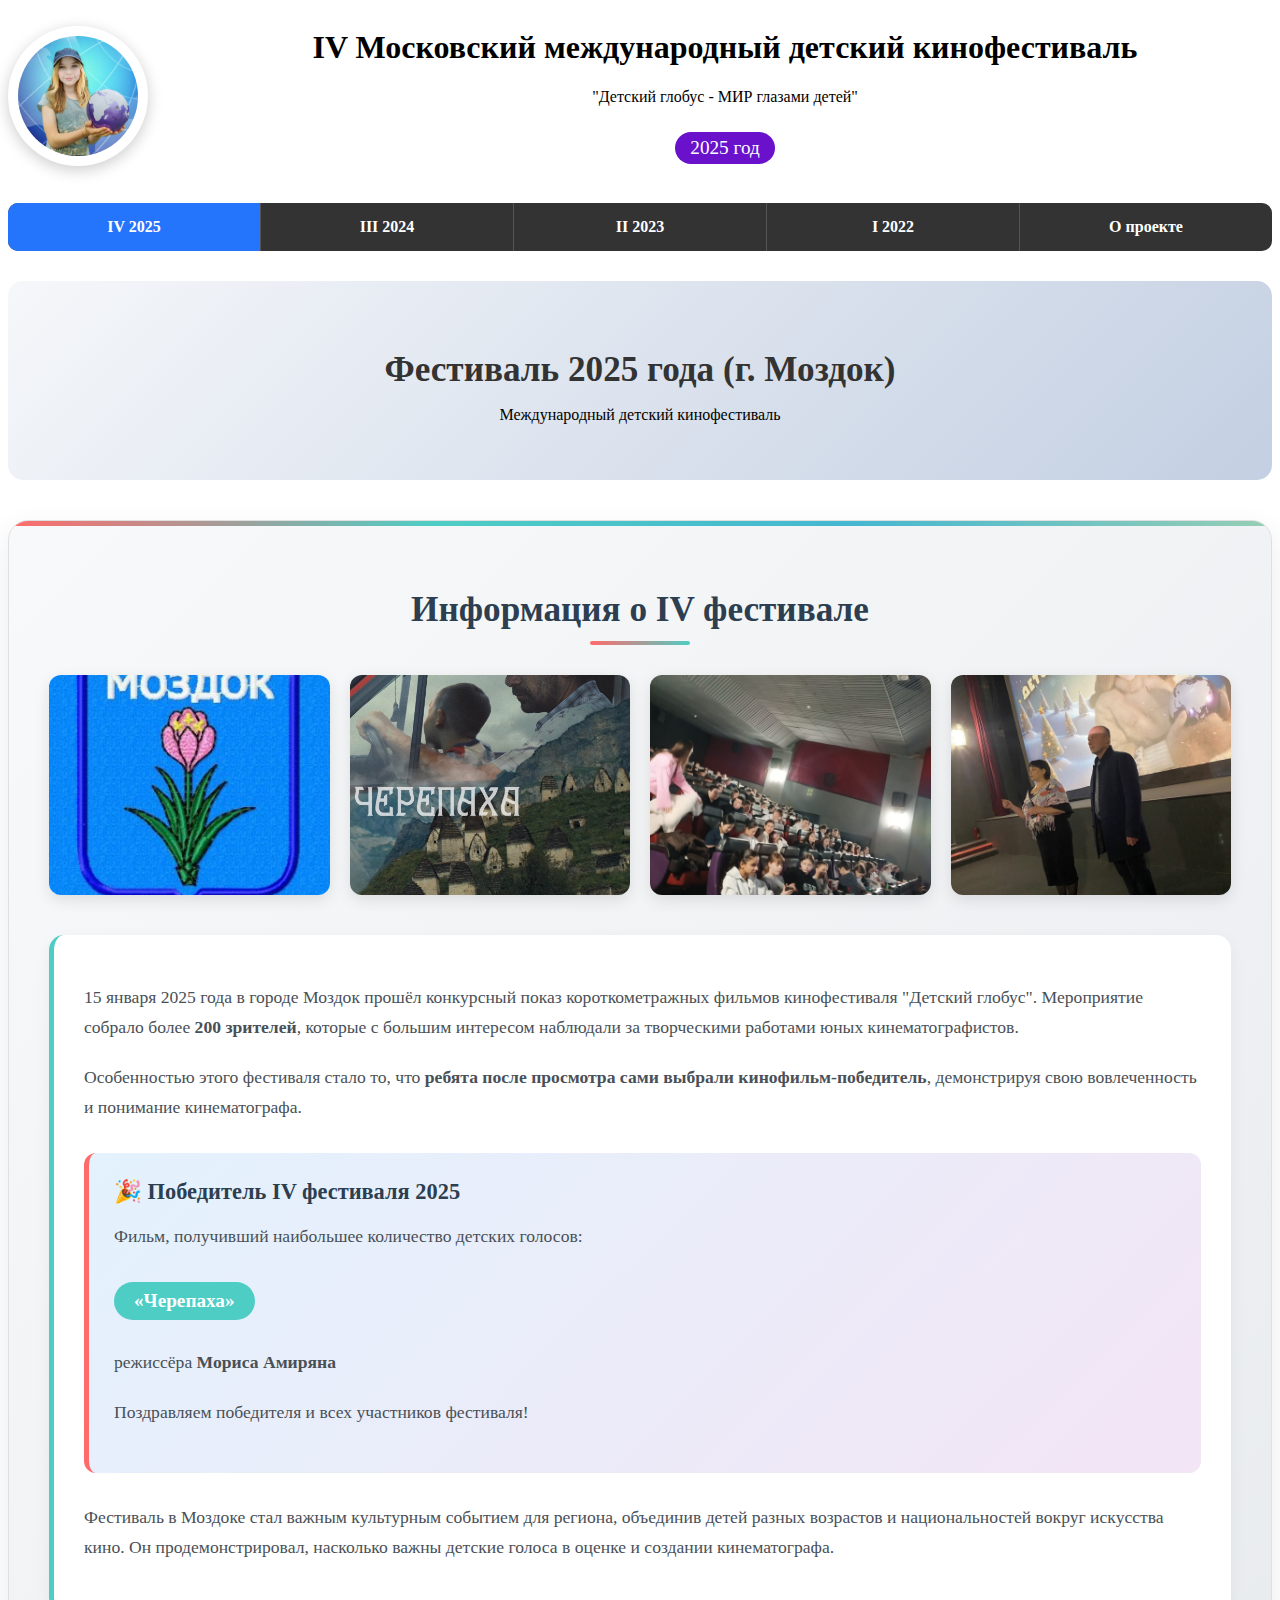
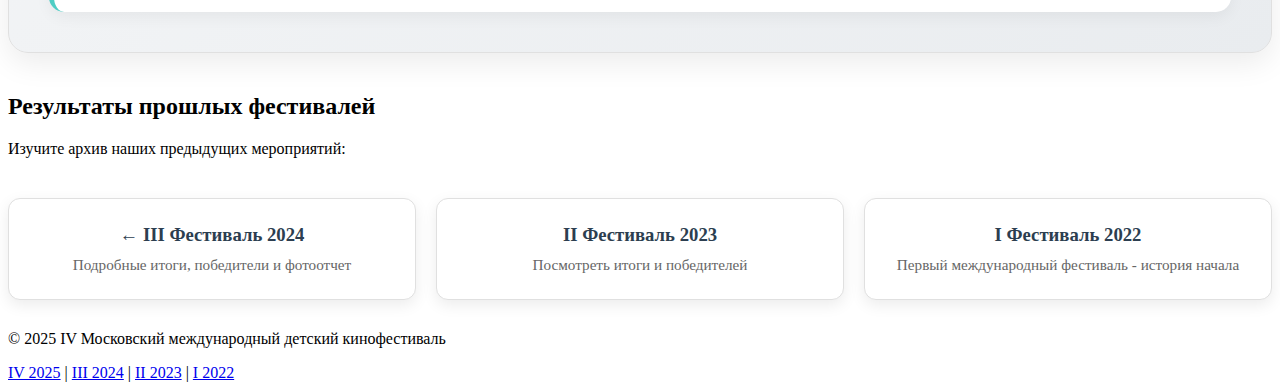
<file: index.html>
<!DOCTYPE html>
<html lang="ru">
<head>
    <meta charset="UTF-8">
    <title>IV Фестиваль 2025 - Детский кинофестиваль</title>
    <link rel="stylesheet" href="style.css">
    <style>
        /* Стили для нового блока с фотографиями */
        .festival-info-2025 {
            background: linear-gradient(135deg, #f8f9fa 0%, #e9ecef 100%);
            border-radius: 20px;
            padding: 40px;
            margin: 40px 0;
            box-shadow: 0 10px 30px rgba(0,0,0,0.08);
            border: 1px solid #e0e0e0;
            position: relative;
            overflow: hidden;
        }
        
        .festival-info-2025::before {
            content: '';
            position: absolute;
            top: 0;
            left: 0;
            width: 100%;
            height: 5px;
            background: linear-gradient(90deg, #ff6b6b, #4ecdc4, #45b7d1, #96ceb4);
        }
        
        .festival-info-2025 h2 {
            color: #2c3e50;
            font-size: 2.2em;
            margin-bottom: 30px;
            text-align: center;
            position: relative;
            padding-bottom: 15px;
        }
        
        .festival-info-2025 h2::after {
            content: '';
            position: absolute;
            bottom: 0;
            left: 50%;
            transform: translateX(-50%);
            width: 100px;
            height: 4px;
            background: linear-gradient(90deg, #ff6b6b, #4ecdc4);
            border-radius: 2px;
        }
        
        /* Контейнер для фотографий */
        .photo-gallery-2025 {
            display: grid;
            grid-template-columns: repeat(4, 1fr);
            gap: 20px;
            margin-bottom: 40px;
        }
        
        .photo-placeholder {
            background: white;
            border-radius: 12px;
            overflow: hidden;
            box-shadow: 0 5px 15px rgba(0,0,0,0.1);
            transition: all 0.3s ease;
            height: 220px;
            border: 2px dashed #dee2e6;
            display: flex;
            flex-direction: column;
            align-items: center;
            justify-content: center;
            color: #6c757d;
            text-align: center;
            padding: 20px;
        }
        
        .photo-placeholder:hover {
            transform: translateY(-5px);
            box-shadow: 0 8px 20px rgba(0,0,0,0.15);
            border-color: #4ecdc4;
        }
        
        .photo-placeholder .photo-icon {
            font-size: 3em;
            margin-bottom: 15px;
            opacity: 0.7;
        }
        
        .photo-placeholder p {
            font-size: 0.9em;
            margin: 0;
        }
        
        /* Текстовая часть */
        .festival-details {
            background: white;
            border-radius: 15px;
            padding: 30px;
            box-shadow: 0 5px 15px rgba(0,0,0,0.05);
            border-left: 5px solid #4ecdc4;
        }
        
        .festival-details p {
            font-size: 1.1em;
            line-height: 1.7;
            color: #495057;
            margin-bottom: 20px;
        }
        
        .highlight-box {
            background: linear-gradient(135deg, #e3f2fd 0%, #f3e5f5 100%);
            border-radius: 12px;
            padding: 25px;
            margin: 30px 0;
            border-left: 5px solid #ff6b6b;
        }
        
        .highlight-box h3 {
            color: #2c3e50;
            margin-top: 0;
            margin-bottom: 15px;
            font-size: 1.4em;
        }
        
        .winner-name {
            display: inline-block;
            background: #4ecdc4;
            color: white;
            padding: 8px 20px;
            border-radius: 25px;
            font-weight: bold;
            margin: 10px 0;
            font-size: 1.2em;
        }
        
        /* Адаптивность */
        @media (max-width: 1024px) {
            .photo-gallery-2025 {
                grid-template-columns: repeat(2, 1fr);
                gap: 15px;
            }
        }
        
        @media (max-width: 768px) {
            .festival-info-2025 {
                padding: 25px;
                margin: 30px 0;
            }
            
            .festival-info-2025 h2 {
                font-size: 1.8em;
            }
            
            .photo-gallery-2025 {
                grid-template-columns: 1fr;
                gap: 15px;
            }
            
            .photo-placeholder {
                height: 180px;
            }
            
            .festival-details {
                padding: 20px;
            }
        }
        
        /* Стили для ссылок на прошлые фестивали */
        .previous-festivals {
            display: grid;
            grid-template-columns: repeat(auto-fit, minmax(250px, 1fr));
            gap: 20px;
            margin-top: 40px;
        }
        
        .fest-preview {
            background: white;
            border-radius: 12px;
            padding: 25px;
            text-decoration: none;
            color: #333;
            box-shadow: 0 5px 15px rgba(0,0,0,0.08);
            transition: all 0.3s ease;
            border: 1px solid #e0e0e0;
            text-align: center;
        }
        
        .fest-preview:hover {
            transform: translateY(-5px);
            box-shadow: 0 10px 25px rgba(0,0,0,0.15);
            border-color: #4ecdc4;
            color: #2c3e50;
        }
        
        .fest-preview h3 {
            color: #2c3e50;
            margin-top: 0;
            margin-bottom: 10px;
        }
        
        .fest-preview p {
            color: #666;
            margin: 0;
            font-size: 0.95em;
        }
    </style>
    <!-- Yandex.Metrika counter -->
<script type="text/javascript">
    (function(m,e,t,r,i,k,a){
        m[i]=m[i]||function(){(m[i].a=m[i].a||[]).push(arguments)};
        m[i].l=1*new Date();
        for (var j = 0; j < document.scripts.length; j++) {if (document.scripts[j].src === r) { return; }}
        k=e.createElement(t),a=e.getElementsByTagName(t)[0],k.async=1,k.src=r,a.parentNode.insertBefore(k,a)
    })(window, document,'script','https://mc.yandex.ru/metrika/tag.js?id=106223084', 'ym');

    ym(106223084, 'init', {ssr:true, webvisor:true, clickmap:true, ecommerce:"dataLayer", accurateTrackBounce:true, trackLinks:true});
</script>
<noscript><div><img src="https://mc.yandex.ru/watch/106223084" style="position:absolute; left:-9999px;" alt="" /></div></noscript>
<!-- /Yandex.Metrika counter -->
</head>
<body>
    <header>
        <div class="header-with-logo">
            <img src="images/logo.png" alt="Эмблема" class="festival-logo">
            <div class="festival-title">
                <h1>IV Московский международный детский кинофестиваль</h1>
                <p>"Детский глобус - МИР глазами детей"</p>
                <p class="year-badge" style="font-size: 1.2em;">2025 год</p>
            </div>
        </div>
    </header>
    
    <nav class="main-nav">
        <a href="index.html" class="active">IV 2025</a>
        <a href="festival-2024.html">III 2024</a>
        <a href="festival-2023.html">II 2023</a>
        <a href="festival-2022.html">I 2022</a>
        <a href="about.html">О проекте</a>
    </nav>
    
    <main>
        <section class="hero">
            <h2>Фестиваль 2025 года (г. Моздок)</h2>
            <p>Международный детский кинофестиваль</p>
            <!-- Здесь будет информация о текущем/будущем фестивале -->
        </section>
        
        <!-- НОВЫЙ БЛОК С ФОТОГРАФИЯМИ -->
        <section class="festival-info-2025">
            <h2>Информация о IV фестивале</h2>
            
            <!-- Четыре прямоугольные области для фото -->
<div class="photo-gallery-2025">
    <div class="photo-container">
        <img src="images/SN-00007828.jpg" alt="Фото с открытия фестиваля 2025" 
             class="festival-photo" onerror="this.style.display='none'; this.nextElementSibling.style.display='flex';">
        <div class="photo-placeholder">
        </div>
    </div>
    
    <div class="photo-container">
        <img src="images/Screenshot_2026-01-10-20-01-42-91_40deb401b9ffe8e1df2f1cc5ba480b12 (1).jpg" alt="Конкурсный показ фильмов 2025" 
             class="festival-photo" onerror="this.style.display='none'; this.nextElementSibling.style.display='flex';">
        <div class="photo-placeholder">
        </div>
    </div>
    
    <div class="photo-container">
        <img src="images/SghemZniEakdW-JVtMroBD0YxiVQwnvtBrZUOqj1SBagAOkb_DTfxbm8kX-nXZuoSi7-ZcnU7jwBkWGGBePTVgFc (1).jpg" alt="Церемония награждения 2025" 
             class="festival-photo" onerror="this.style.display='none'; this.nextElementSibling.style.display='flex';">
        <div class="photo-placeholder">
        </div>
    </div>
    
    <div class="photo-container">
        <img src="images/S8IRfuYl-24pBCHpHXh2FS_KWpVH5Gyb_U0qZOUTz5xutG1mrcGTALjHBxWoKVcLkh_bKHKjQFD1ZLj4X0SvScTh.jpg" alt="Участники и зрители фестиваля 2025" 
             class="festival-photo" onerror="this.style.display='none'; this.nextElementSibling.style.display='flex';">
        <div class="photo-placeholder">
        </div>
    </div>
</div>
            
            <!-- Текстовая информация -->
            <div class="festival-details">
                <p>15 января 2025 года в городе Моздок прошёл конкурсный показ короткометражных фильмов кинофестиваля "Детский глобус". Мероприятие собрало более <strong>200 зрителей</strong>, которые с большим интересом наблюдали за творческими работами юных кинематографистов.</p>
                
                <p>Особенностью этого фестиваля стало то, что <strong>ребята после просмотра сами выбрали кинофильм-победитель</strong>, демонстрируя свою вовлеченность и понимание кинематографа.</p>
                
                <div class="highlight-box">
                    <h3>🎉 Победитель IV фестиваля 2025</h3>
                    <p>Фильм, получивший наибольшее количество детских голосов:</p>
                    <div class="winner-name">«Черепаха»</div>
                    <p>режиссёра <strong>Мориса Амиряна</strong></p>
                    <p style="margin-top: 10px;">Поздравляем победителя и всех участников фестиваля!</p>
                </div>
                
                <p>Фестиваль в Моздоке стал важным культурным событием для региона, объединив детей разных возрастов и национальностей вокруг искусства кино. Он продемонстрировал, насколько важны детские голоса в оценке и создании кинематографа.</p>
            </div>
        </section>
        
        <!-- Существующий блок с ссылками на прошлые фестивали -->
        <section class="content">
            <h2>Результаты прошлых фестивалей</h2>
            <p>Изучите архив наших предыдущих мероприятий:</p>
            
            <div class="previous-festivals">
                <a href="festival-2024.html" class="fest-preview">
                    <h3>← III Фестиваль 2024</h3>
                    <p>Подробные итоги, победители и фотоотчет</p>
                </a>
                
                <a href="festival-2023.html" class="fest-preview">
                    <h3>II Фестиваль 2023</h3>
                    <p>Посмотреть итоги и победителей</p>
                </a>
                
                <a href="festival-2022.html" class="fest-preview">
                    <h3>I Фестиваль 2022</h3>
                    <p>Первый международный фестиваль - история начала</p>
                </a>
            </div>
        </section>
    </main>
    
    <footer>
        <p>© 2025 IV Московский международный детский кинофестиваль</p>
        <div class="footer-nav">
            <a href="index.html">IV 2025</a> |
            <a href="festival-2024.html">III 2024</a> |
            <a href="festival-2023.html">II 2023</a> |
            <a href="festival-2022.html">I 2022</a>
        </div>
    </footer>
</body>

</html>
</file>
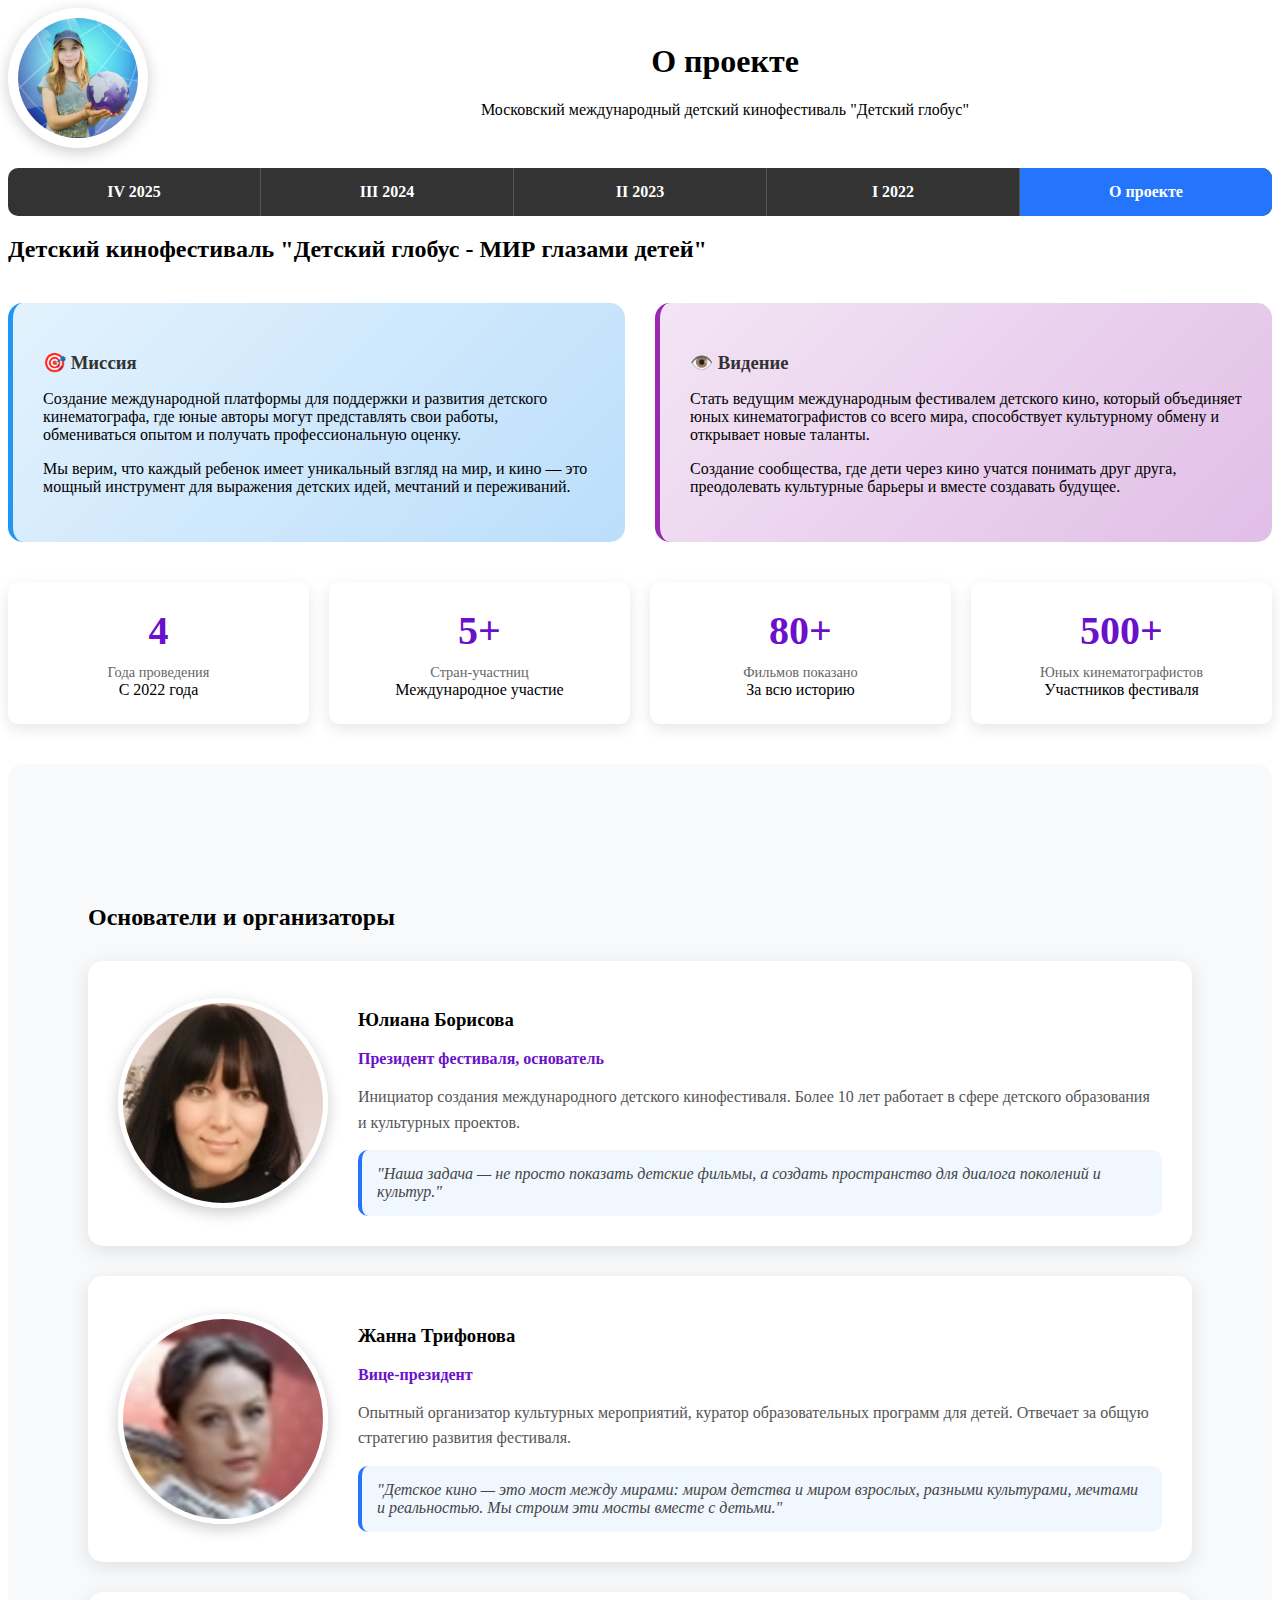
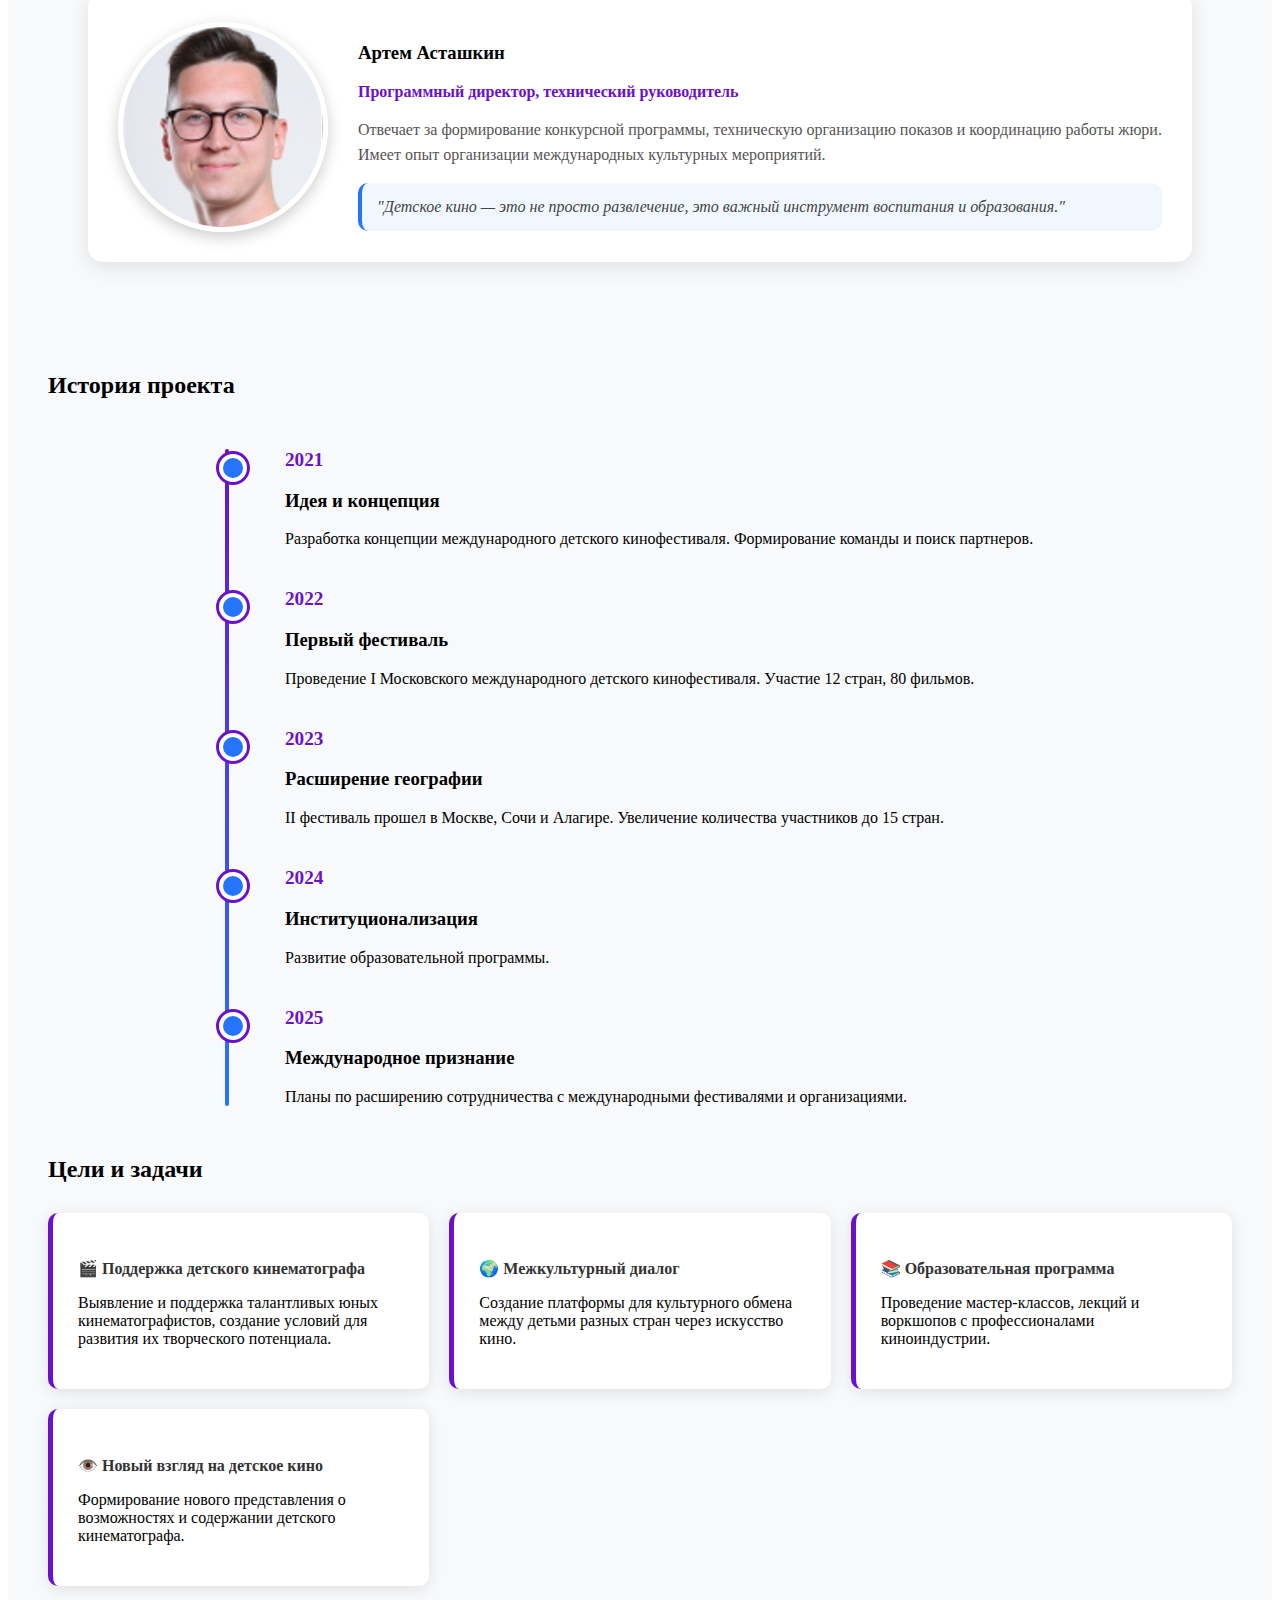
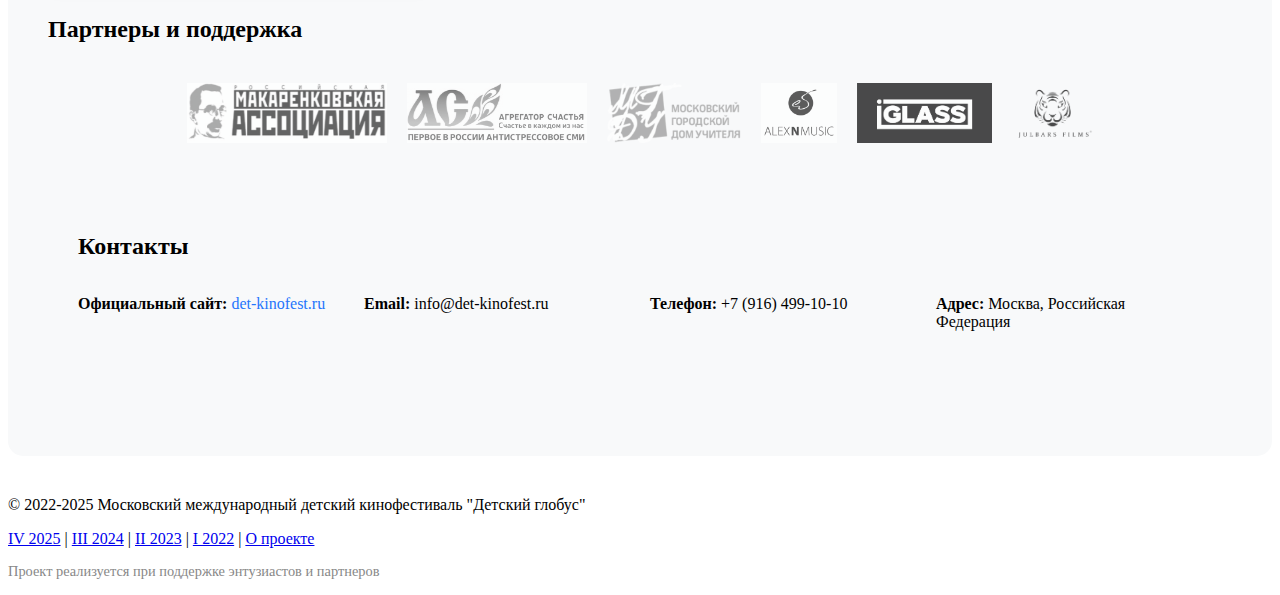
<file: about.html>
<!DOCTYPE html>
<html lang="ru">
<head>
    <meta charset="UTF-8">
    <title>О проекте - Детский кинофестиваль</title>
    <link rel="stylesheet" href="style.css">
    <style>
        .mission-vision {
            display: grid;
            grid-template-columns: repeat(auto-fit, minmax(300px, 1fr));
            gap: 30px;
            margin: 40px 0;
        }
        
        .mission-card, .vision-card {
            padding: 30px;
            border-radius: 15px;
            position: relative;
            overflow: hidden;
        }
        
        .mission-card {
            background: linear-gradient(135deg, #e3f2fd 0%, #bbdefb 100%);
            border-left: 5px solid #2196f3;
        }
        
        .vision-card {
            background: linear-gradient(135deg, #f3e5f5 0%, #e1bee7 100%);
            border-left: 5px solid #9c27b0;
        }
        
        .mission-card h3, .vision-card h3 {
            color: #333;
            margin-bottom: 15px;
            display: flex;
            align-items: center;
            gap: 10px;
        }
        
        .stats-grid {
            display: grid;
            grid-template-columns: repeat(auto-fit, minmax(200px, 1fr));
            gap: 20px;
            margin: 40px 0;
        }
        
        .stat-card {
            text-align: center;
            padding: 25px;
            background: white;
            border-radius: 10px;
            box-shadow: 0 5px 15px rgba(0,0,0,0.1);
        }
        
        .stat-number {
            font-size: 2.5em;
            font-weight: bold;
            color: #6a11cb;
            margin-bottom: 10px;
        }
        
        .stat-label {
            color: #666;
            font-size: 0.9em;
        }
        
        .team-section {
            background: #f8f9fa;
            padding: 40px;
            border-radius: 15px;
            margin: 40px 0;
        }
        
        .founder-card {
            display: flex;
            align-items: center;
            gap: 30px;
            background: white;
            padding: 30px;
            border-radius: 15px;
            margin: 30px 0;
            box-shadow: 0 5px 20px rgba(0,0,0,0.1);
        }
        
        .founder-photo {
            width: 200px;
            height: 200px;
            border-radius: 50%;
            object-fit: cover;
            border: 5px solid white;
            box-shadow: 0 5px 15px rgba(0,0,0,0.2);
        }
        
        .founder-info {
            flex: 1;
        }
        
        .partners {
            display: flex;
            flex-wrap: wrap;
            gap: 20px;
            justify-content: center;
            align-items: center;
            margin: 40px 0;
        }
        
        .partner-logo {
            height: 60px;
            filter: grayscale(100%);
            opacity: 0.7;
            transition: all 0.3s;
        }
        
        .partner-logo:hover {
            filter: grayscale(0);
            opacity: 1;
            transform: scale(1.1);
        }
        
        .timeline-milestones {
            position: relative;
            max-width: 800px;
            margin: 50px auto;
            padding-left: 30px;
        }
        
        .timeline-milestones::before {
            content: '';
            position: absolute;
            left: 0;
            top: 0;
            bottom: 0;
            width: 4px;
            background: linear-gradient(to bottom, #6a11cb, #2575fc);
            border-radius: 2px;
        }
        
        .milestone {
            position: relative;
            margin-bottom: 40px;
            padding-left: 30px;
        }
        
        .milestone::before {
            content: '';
            position: absolute;
            left: -36px;
            top: 5px;
            width: 20px;
            height: 20px;
            background: #2575fc;
            border-radius: 50%;
            border: 4px solid white;
            box-shadow: 0 0 0 3px #6a11cb;
        }
        
        .milestone-year {
            color: #6a11cb;
            font-weight: bold;
            font-size: 1.2em;
            margin-bottom: 5px;
        }
        
        @media (max-width: 768px) {
            .founder-card {
                flex-direction: column;
                text-align: center;
            }
            
            .founder-photo {
                width: 150px;
                height: 150px;
            }
            
            .partner-logo {
                height: 40px;
            }
        }
    </style>
</head>
<body>
    <header>
        <div class="header-with-logo">
            <img src="images/logo.png" alt="Эмблема" class="festival-logo">
            <div class="festival-title">
                <h1>О проекте</h1>
                <p>Московский международный детский кинофестиваль "Детский глобус"</p>
            </div>
        </div>
    </header>
    
    <nav class="main-nav">
        <a href="index.html">IV 2025</a>
        <a href="festival-2024.html">III 2024</a>
        <a href="festival-2023.html">II 2023</a>
        <a href="festival-2022.html">I 2022</a>
        <a href="about.html" class="active">О проекте</a>
    </nav>
    
    <main>
        <section class="content">
            <h2>Детский кинофестиваль "Детский глобус - МИР глазами детей"</h2>
            
            <div class="mission-vision">
                <div class="mission-card">
                    <h3>🎯 Миссия</h3>
                    <p>Создание международной платформы для поддержки и развития детского кинематографа, где юные авторы могут представлять свои работы, обмениваться опытом и получать профессиональную оценку.</p>
                    <p>Мы верим, что каждый ребенок имеет уникальный взгляд на мир, и кино — это мощный инструмент для выражения детских идей, мечтаний и переживаний.</p>
                </div>
                
                <div class="vision-card">
                    <h3>👁️ Видение</h3>
                    <p>Стать ведущим международным фестивалем детского кино, который объединяет юных кинематографистов со всего мира, способствует культурному обмену и открывает новые таланты.</p>
                    <p>Создание сообщества, где дети через кино учатся понимать друг друга, преодолевать культурные барьеры и вместе создавать будущее.</p>
                </div>
            </div>
            
            <div class="stats-grid">
                <div class="stat-card">
                    <div class="stat-number">4</div>
                    <div class="stat-label">Года проведения</div>
                    <div class="stat-desc">С 2022 года</div>
                </div>
                
                <div class="stat-card">
                    <div class="stat-number">5+</div>
                    <div class="stat-label">Стран-участниц</div>
                    <div class="stat-desc">Международное участие</div>
                </div>
                
                <div class="stat-card">
                    <div class="stat-number">80+</div>
                    <div class="stat-label">Фильмов показано</div>
                    <div class="stat-desc">За всю историю</div>
                </div>
                
                <div class="stat-card">
                    <div class="stat-number">500+</div>
                    <div class="stat-label">Юных кинематографистов</div>
                    <div class="stat-desc">Участников фестиваля</div>
                </div>
            </div>
            
            <div class="team-section">
                <div class="team-section">
    <h2>Основатели и организаторы</h2>
    
    <div class="founder-card">
        <img src="images/FaceApp_1660419197737_2-ts1660462964.png" alt="Юлиана Борисова" class="founder-photo">
        <div class="founder-info">
            <h3>Юлиана Борисова</h3>
            <p class="founder-role">Президент фестиваля, основатель</p>
            <p class="founder-bio">Инициатор создания международного детского кинофестиваля. Более 10 лет работает в сфере детского образования и культурных проектов.</p>
            <div class="founder-quote">
                <em>"Наша задача — не просто показать детские фильмы, а создать пространство для диалога поколений и культур."</em>
            </div>
        </div>
    </div>
    
    <div class="founder-card">
        <img src="images/Жанна-ts1660463932.png" alt="Жанна Трифонова" class="founder-photo">
        <div class="founder-info">
            <h3>Жанна Трифонова</h3>
            <p class="founder-role">Вице-президент</p>
            <p class="founder-bio">Опытный организатор культурных мероприятий, куратор образовательных программ для детей. Отвечает за общую стратегию развития фестиваля.</p>
			<div class="founder-quote">
    <em>"Детское кино — это мост между мирами: миром детства и миром взрослых, разными культурами, мечтами и реальностью. Мы строим эти мосты вместе с детьми."</em>
</div>
        </div>
    </div>
    
    <div class="founder-card">
        <img src="images/Артем-ts1660463931.png" alt="Артем Асташкин" class="founder-photo">
        <div class="founder-info">
            <h3>Артем Асташкин</h3>
            <p class="founder-role">Программный директор, технический руководитель</p>
            <p class="founder-bio">Отвечает за формирование конкурсной программы, техническую организацию показов и координацию работы жюри. Имеет опыт организации международных культурных мероприятий.</p>
            <div class="founder-quote">
                <em>"Детское кино — это не просто развлечение, это важный инструмент воспитания и образования."</em>
            </div>
        </div>
    </div>
</div>
            
            <h2>История проекта</h2>
            <div class="timeline-milestones">
                <div class="milestone">
                    <div class="milestone-year">2021</div>
                    <h3>Идея и концепция</h3>
                    <p>Разработка концепции международного детского кинофестиваля. Формирование команды и поиск партнеров.</p>
                </div>
                
                <div class="milestone">
                    <div class="milestone-year">2022</div>
                    <h3>Первый фестиваль</h3>
                    <p>Проведение I Московского международного детского кинофестиваля. Участие 12 стран, 80 фильмов.</p>
                </div>
                
                <div class="milestone">
                    <div class="milestone-year">2023</div>
                    <h3>Расширение географии</h3>
                    <p>II фестиваль прошел в Москве, Сочи и Алагире. Увеличение количества участников до 15 стран.</p>
                </div>
                
                <div class="milestone">
                    <div class="milestone-year">2024</div>
                    <h3>Институционализация</h3>
                    <p>Развитие образовательной программы.</p>
                </div>
                
                <div class="milestone">
                    <div class="milestone-year">2025</div>
                    <h3>Международное признание</h3>
                    <p>Планы по расширению сотрудничества с международными фестивалями и организациями.</p>
                </div>
            </div>
            
            <h2>Цели и задачи</h2>
            <div class="goals-list">
                <div class="goal-item">
                    <h4>🎬 Поддержка детского кинематографа</h4>
                    <p>Выявление и поддержка талантливых юных кинематографистов, создание условий для развития их творческого потенциала.</p>
                </div>
                
                <div class="goal-item">
                    <h4>🌍 Межкультурный диалог</h4>
                    <p>Создание платформы для культурного обмена между детьми разных стран через искусство кино.</p>
                </div>
                
                <div class="goal-item">
                    <h4>📚 Образовательная программа</h4>
                    <p>Проведение мастер-классов, лекций и воркшопов с профессионалами киноиндустрии.</p>
                </div>
                
                <div class="goal-item">
                    <h4>👁️ Новый взгляд на детское кино</h4>
                    <p>Формирование нового представления о возможностях и содержании детского кинематографа.</p>
                </div>
            </div>
            
            <h2>Партнеры и поддержка</h2>
            <div class="partners">
                <!-- Добавьте логотипы партнеров, если есть в gallery -->
                <img src="images/макар-ts1660487755.png" alt="Партнер 1" class="partner-logo">
                <img src="images/logotipAC_-ts1683386002.jpg" alt="Партнер 2" class="partner-logo">
                <img src="images/Дом учителя-ts1660487286.png" alt="Партнер 3" class="partner-logo">
				<img src="images/alex-ts1660500154.png" alt="Партнер 4" class="partner-logo">
				<img src="images/IMG-20220812-WA0003-ts1660282390.jpg" alt="Партнер 5" class="partner-logo">
				<img src="images/julbars-logo1b-ts1660485793.png" alt="Партнер 6" class="partner-logo">
            </div>
            
            <div class="contact-section">
                <h2>Контакты</h2>
                <div class="contact-info">
                    <p><strong>Официальный сайт:</strong> <a href="https://det-kinofest.ru">det-kinofest.ru</a></p>
                    <p><strong>Email:</strong> info@det-kinofest.ru</p>
                    <p><strong>Телефон:</strong> +7 (916) 499-10-10</p>
                    <p><strong>Адрес:</strong> Москва, Российская Федерация</p>
                </div>
            </div>
        </section>
    </main>
    
    <footer>
        <p>© 2022-2025 Московский международный детский кинофестиваль "Детский глобус"</p>
        <div class="footer-nav">
            <a href="index.html">IV 2025</a> |
            <a href="festival-2024.html">III 2024</a> |
            <a href="festival-2023.html">II 2023</a> |
            <a href="festival-2022.html">I 2022</a> |
            <a href="about.html">О проекте</a>
        </div>
        <p style="margin-top: 15px; font-size: 0.9em; color: #888;">
            Проект реализуется при поддержке энтузиастов и партнеров
        </p>
    </footer>
</body>

</html>
</file>
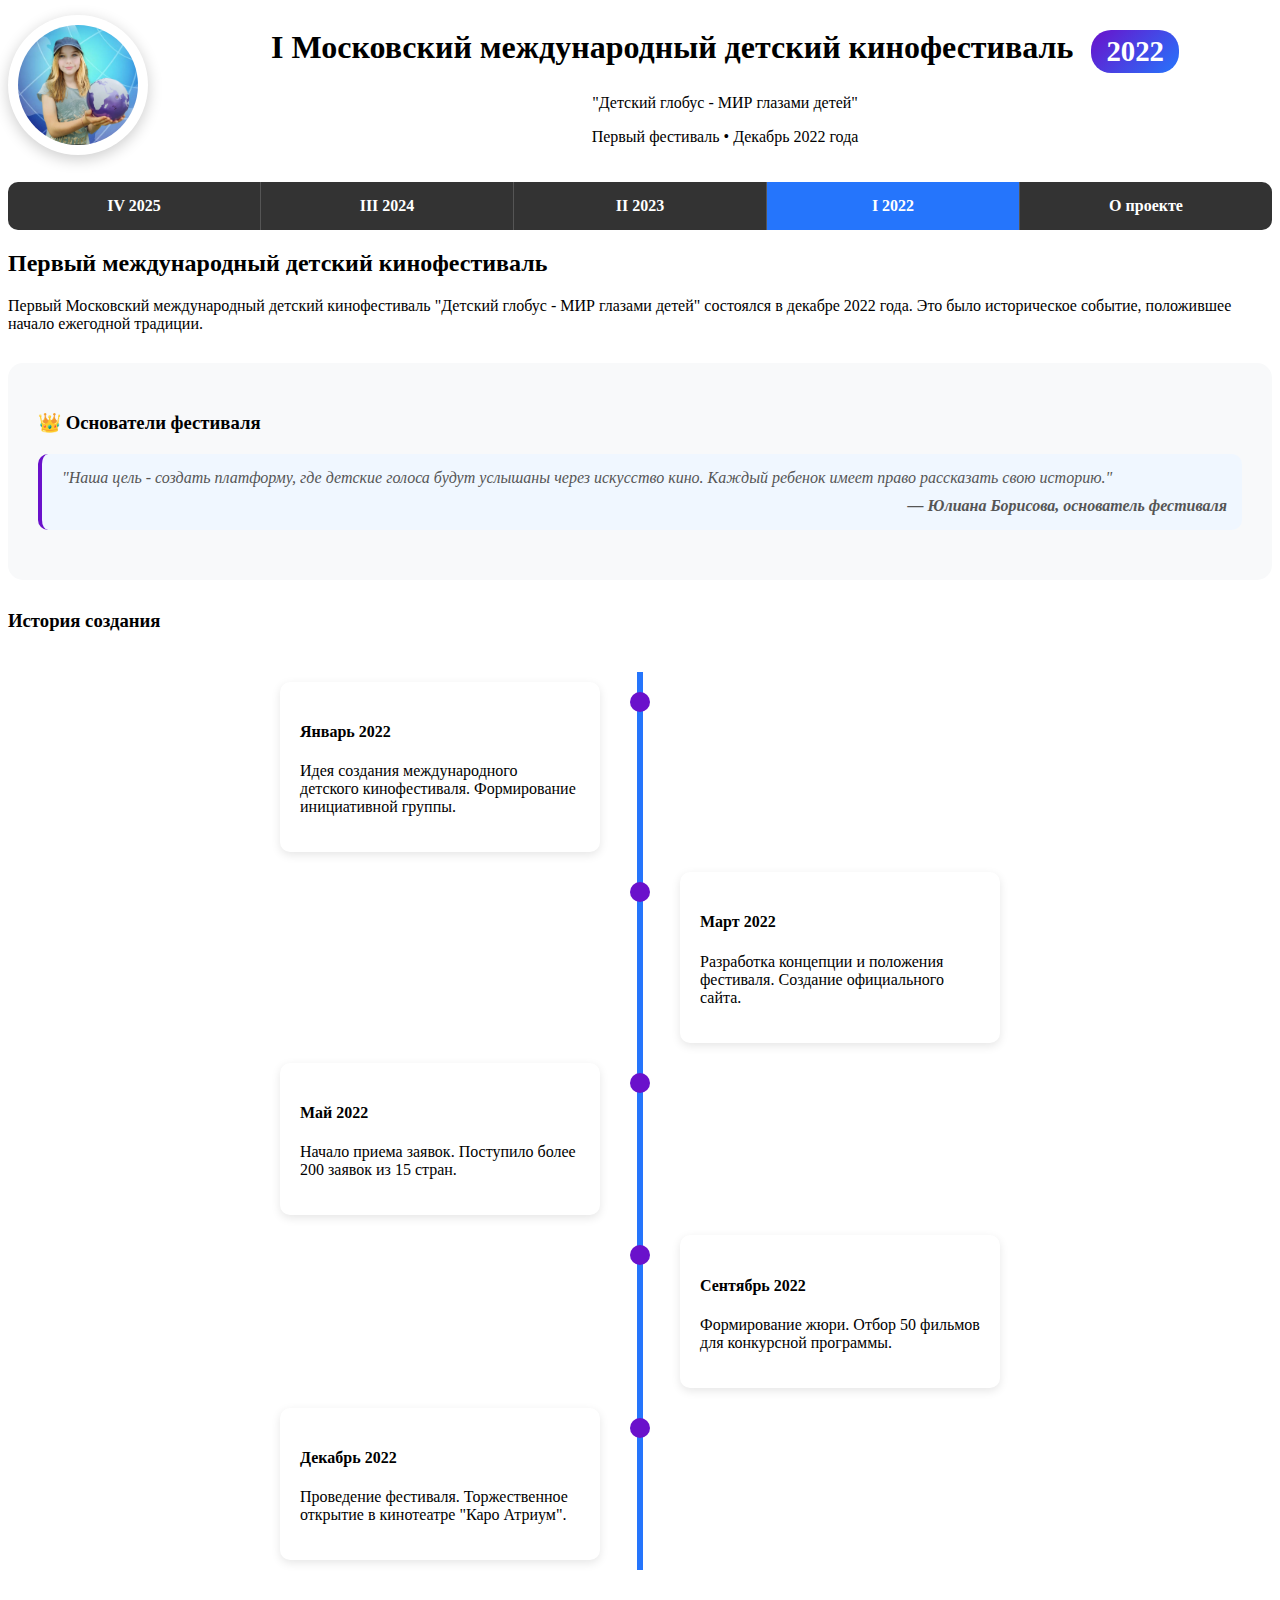
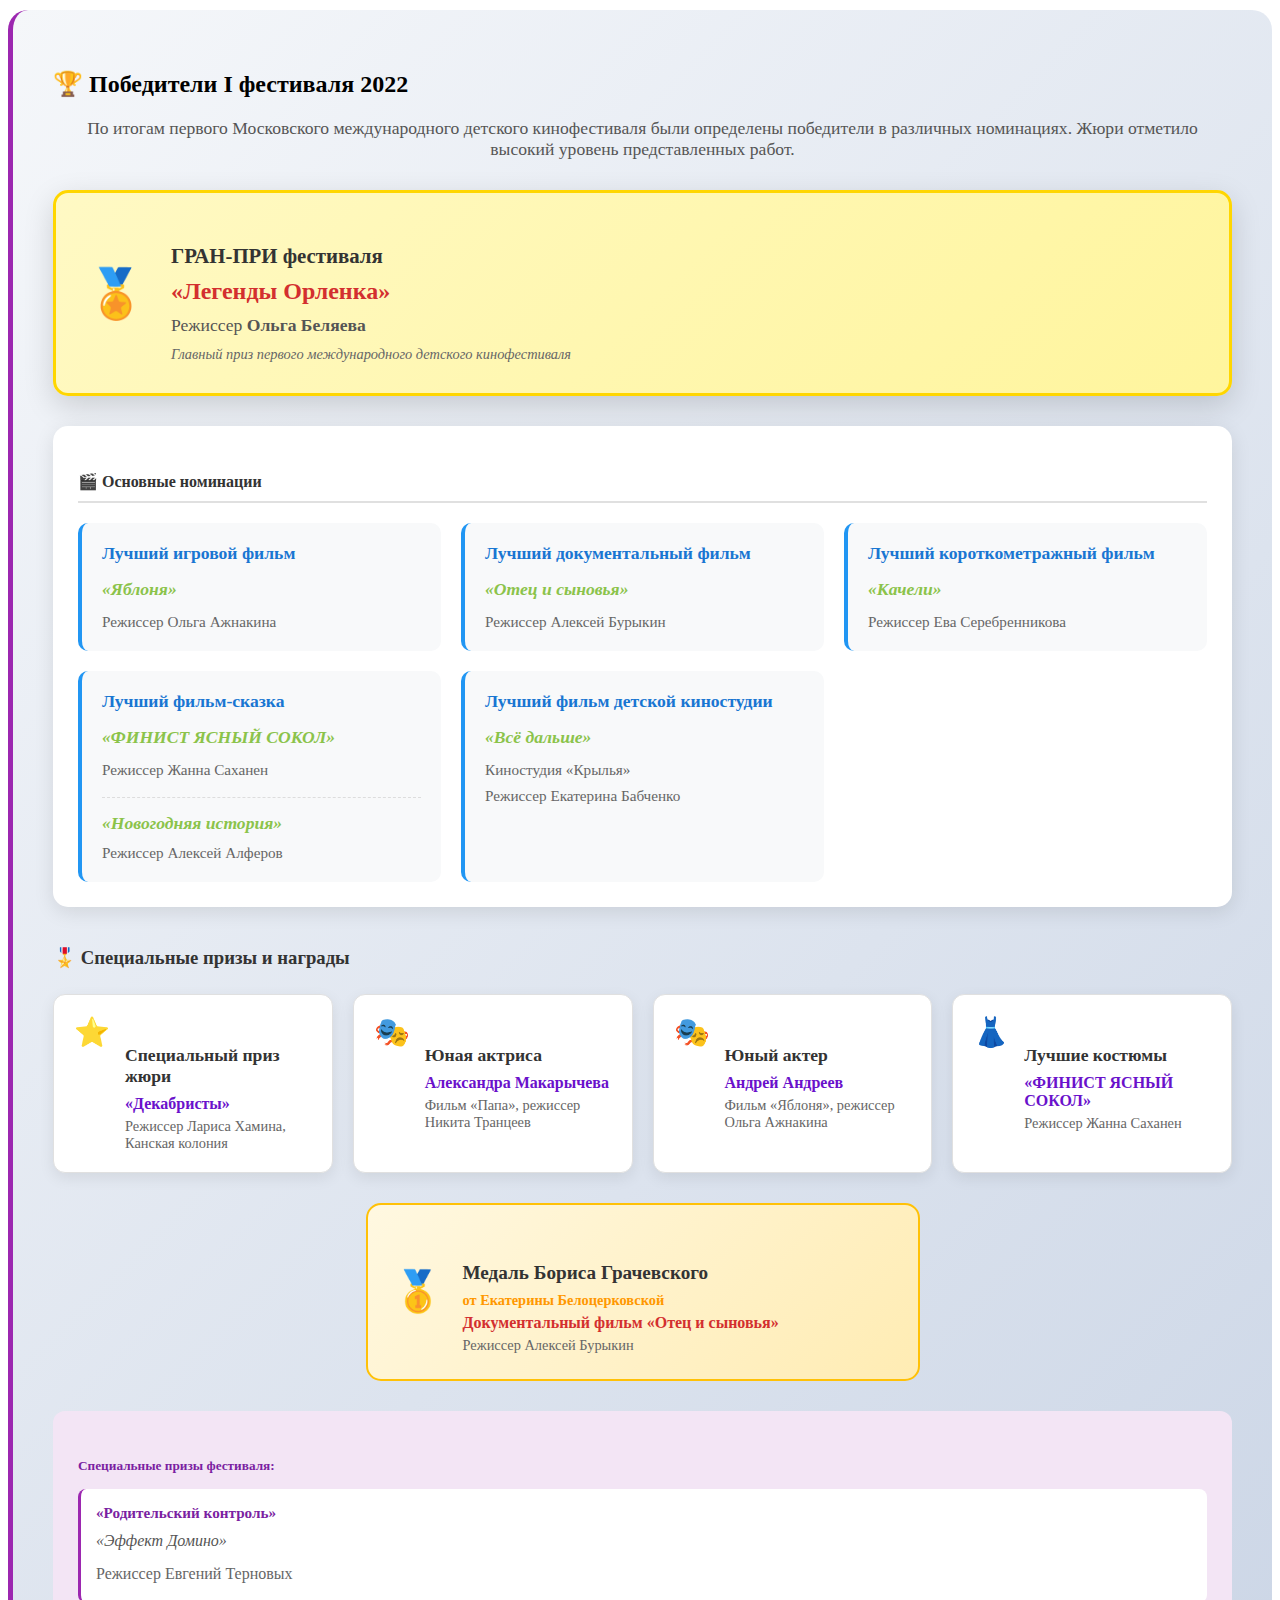
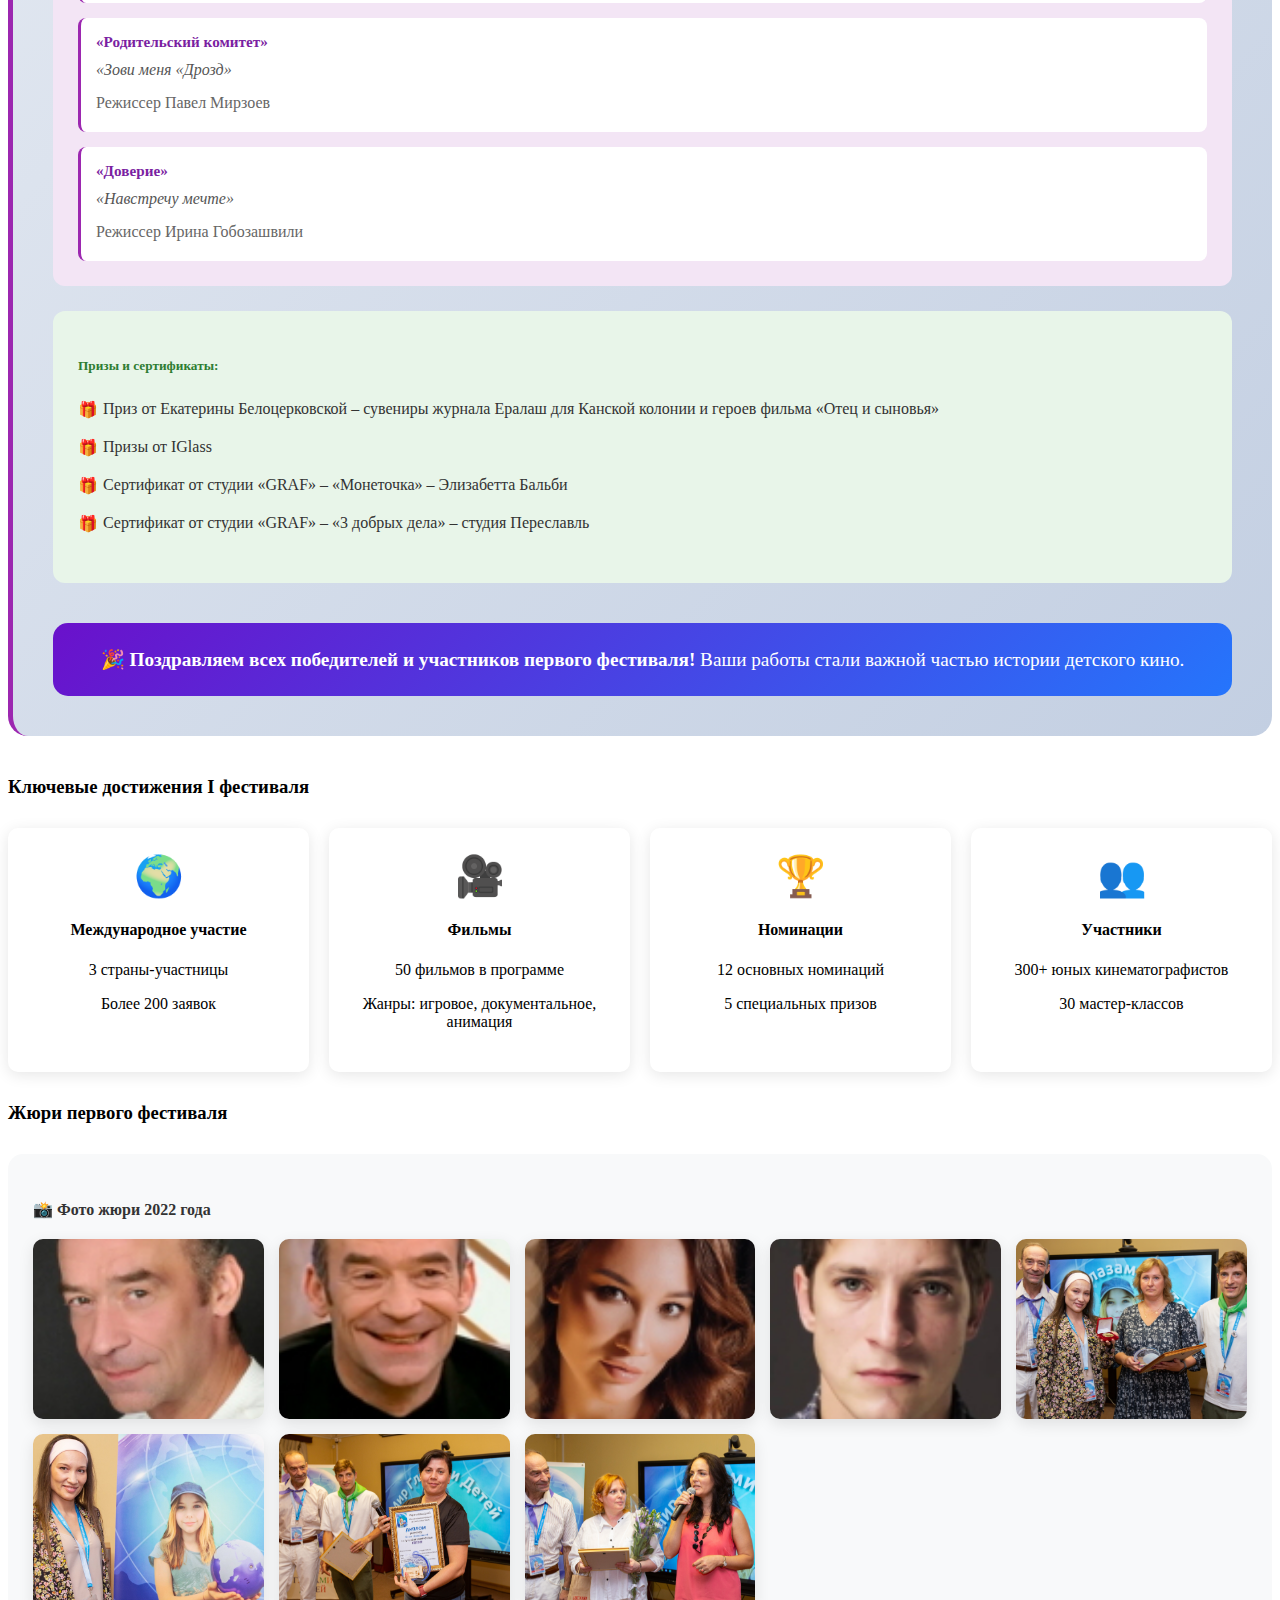
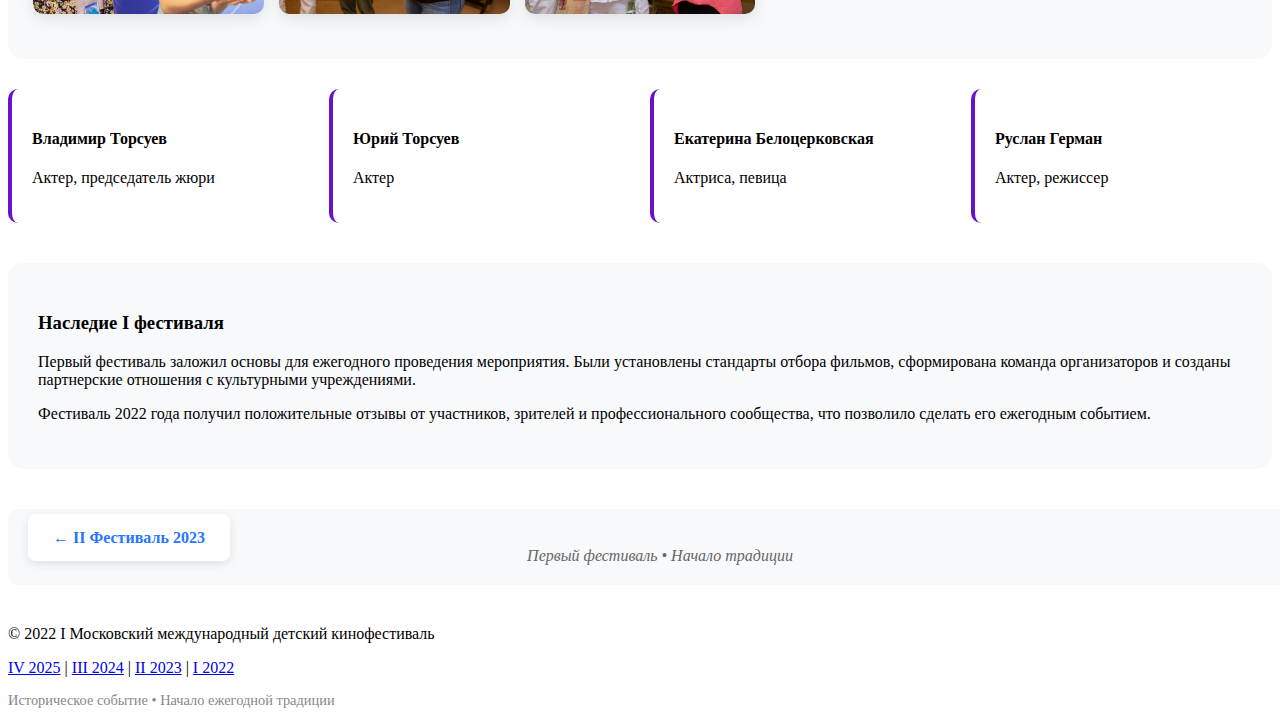
<file: festival-2022.html>
<!DOCTYPE html>
<html lang="ru">
<head>
    <meta charset="UTF-8">
    <title>I Фестиваль 2022 - Детский кинофестиваль</title>
    <link rel="stylesheet" href="style.css">
    <style>
        .timeline {
            position: relative;
            max-width: 800px;
            margin: 40px auto;
        }
        .timeline::after {
            content: '';
            position: absolute;
            width: 6px;
            background: #2575fc;
            top: 0;
            bottom: 0;
            left: 50%;
            margin-left: -3px;
        }
        .timeline-item {
            padding: 10px 40px;
            position: relative;
            width: 50%;
            box-sizing: border-box;
        }
        .timeline-item:nth-child(odd) {
            left: 0;
        }
        .timeline-item:nth-child(even) {
            left: 50%;
        }
        .timeline-content {
            padding: 20px;
            background: white;
            border-radius: 10px;
            box-shadow: 0 3px 10px rgba(0,0,0,0.1);
        }
        .timeline-item::after {
            content: '';
            position: absolute;
            width: 20px;
            height: 20px;
            background: #6a11cb;
            border-radius: 50%;
            top: 20px;
            z-index: 1;
        }
        .timeline-item:nth-child(odd)::after {
            right: -10px;
        }
        .timeline-item:nth-child(even)::after {
            left: -10px;
        }
        @media (max-width: 768px) {
            .timeline::after { left: 31px; }
            .timeline-item { width: 100%; padding-left: 70px; padding-right: 25px; }
            .timeline-item:nth-child(even) { left: 0; }
            .timeline-item::after { left: 21px !important; }
        }
        
        .founders {
            background: #f8f9fa;
            padding: 30px;
            border-radius: 15px;
            margin: 30px 0;
        }
        .founder-quote {
            font-style: italic;
            border-left: 4px solid #6a11cb;
            padding-left: 20px;
            margin: 20px 0;
            color: #555;
        }
    </style>
</head>
<body>
    <header>
        <div class="header-with-logo">
            <img src="images/logo.png" alt="Эмблема" class="festival-logo">
            <div class="festival-title">
                <h1>I Московский международный детский кинофестиваль
                    <span class="year-header">2022</span>
                </h1>
                <p>"Детский глобус - МИР глазами детей"</p>
                <p>Первый фестиваль • Декабрь 2022 года</p>
            </div>
        </div>
    </header>
    
    <nav class="main-nav">
        <a href="index.html">IV 2025</a>
        <a href="festival-2024.html">III 2024</a>
        <a href="festival-2023.html">II 2023</a>
        <a href="festival-2022.html" class="active">I 2022</a>
        <a href="about.html">О проекте</a>
    </nav>
    
    <main>
        <section class="content">
            <h2>Первый международный детский кинофестиваль</h2>
            
            <div class="festival-intro">
                <p>Первый Московский международный детский кинофестиваль "Детский глобус - МИР глазами детей" состоялся в декабре 2022 года. Это было историческое событие, положившее начало ежегодной традиции.</p>
                
                <div class="founders">
                    <h3>👑 Основатели фестиваля</h3>
                    <div class="founder-quote">
                        "Наша цель - создать платформу, где детские голоса будут услышаны через искусство кино. Каждый ребенок имеет право рассказать свою историю."
                        <div style="text-align: right; margin-top: 10px;"><strong>— Юлиана Борисова, основатель фестиваля</strong></div>
                    </div>
                </div>
            </div>
            
            <h3>История создания</h3>
            <div class="timeline">
                <div class="timeline-item">
                    <div class="timeline-content">
                        <h4>Январь 2022</h4>
                        <p>Идея создания международного детского кинофестиваля. Формирование инициативной группы.</p>
                    </div>
                </div>
                <div class="timeline-item">
                    <div class="timeline-content">
                        <h4>Март 2022</h4>
                        <p>Разработка концепции и положения фестиваля. Создание официального сайта.</p>
                    </div>
                </div>
                <div class="timeline-item">
                    <div class="timeline-content">
                        <h4>Май 2022</h4>
                        <p>Начало приема заявок. Поступило более 200 заявок из 15 стран.</p>
                    </div>
                </div>
                <div class="timeline-item">
                    <div class="timeline-content">
                        <h4>Сентябрь 2022</h4>
                        <p>Формирование жюри. Отбор 50 фильмов для конкурсной программы.</p>
                    </div>
                </div>
                <div class="timeline-item">
                    <div class="timeline-content">
                        <h4>Декабрь 2022</h4>
                        <p>Проведение фестиваля. Торжественное открытие в кинотеатре "Каро Атриум".</p>
                    </div>
                </div>
            </div>
<section id="winners-2022" class="content winners-2022-section">
    <h2>🏆 Победители I фестиваля 2022</h2>
    
    <div class="winners-intro">
        <p>По итогам первого Московского международного детского кинофестиваля были определены победители в различных номинациях. Жюри отметило высокий уровень представленных работ.</p>
    </div>
    
    <!-- Основные номинации -->
    <div class="main-winners">
        <div class="main-winner-card grand-prix-2022">
            <div class="winner-trophy">🏅</div>
            <div class="winner-main-content">
                <h3>ГРАН-ПРИ фестиваля</h3>
                <div class="winner-film-title">«Легенды Орленка»</div>
                <div class="winner-director">Режиссер <strong>Ольга Беляева</strong></div>
                <div class="winner-description">Главный приз первого международного детского кинофестиваля</div>
            </div>
        </div>
        
        <div class="winner-category">
            <h4>🎬 Основные номинации</h4>
            <div class="category-winners">
                <div class="category-winner">
                    <div class="category-name">Лучший игровой фильм</div>
                    <div class="winner-info">
                        <span class="film-title">«Яблоня»</span>
                        <span class="director">Режиссер Ольга Ажнакина</span>
                    </div>
                </div>
                
                <div class="category-winner">
                    <div class="category-name">Лучший документальный фильм</div>
                    <div class="winner-info">
                        <span class="film-title">«Отец и сыновья»</span>
                        <span class="director">Режиссер Алексей Бурыкин</span>
                    </div>
                </div>
                
                <div class="category-winner">
                    <div class="category-name">Лучший короткометражный фильм</div>
                    <div class="winner-info">
                        <span class="film-title">«Качели»</span>
                        <span class="director">Режиссер Ева Серебренникова</span>
                    </div>
                </div>
                
                <div class="category-winner">
                    <div class="category-name">Лучший фильм-сказка</div>
                    <div class="winner-info">
                        <span class="film-title">«ФИНИСТ ЯСНЫЙ СОКОЛ»</span>
                        <span class="director">Режиссер Жанна Саханен</span>
                        <span class="additional-winner">
                            <span class="film-title">«Новогодняя история»</span>
                            <span class="director">Режиссер Алексей Алферов</span>
                        </span>
                    </div>
                </div>
                
                <div class="category-winner">
                    <div class="category-name">Лучший фильм детской киностудии</div>
                    <div class="winner-info">
                        <span class="film-title">«Всё дальше»</span>
                        <span class="director">Киностудия «Крылья»</span>
                        <span class="director">Режиссер Екатерина Бабченко</span>
                    </div>
                </div>
            </div>
        </div>
    </div>
    
    <!-- Специальные призы -->
    <div class="special-awards-2022">
        <h3>🎖️ Специальные призы и награды</h3>
        
        <div class="awards-grid">
            <div class="award-card">
                <div class="award-icon">⭐</div>
                <div class="award-content">
                    <h5>Специальный приз жюри</h5>
                    <div class="award-film">«Декабристы»</div>
                    <div class="award-details">Режиссер Лариса Хамина, Канская колония</div>
                </div>
            </div>
            
            <div class="award-card">
                <div class="award-icon">🎭</div>
                <div class="award-content">
                    <h5>Юная актриса</h5>
                    <div class="award-recipient">Александра Макарычева</div>
                    <div class="award-details">Фильм «Папа», режиссер Никита Транцеев</div>
                </div>
            </div>
            
            <div class="award-card">
                <div class="award-icon">🎭</div>
                <div class="award-content">
                    <h5>Юный актер</h5>
                    <div class="award-recipient">Андрей Андреев</div>
                    <div class="award-details">Фильм «Яблоня», режиссер Ольга Ажнакина</div>
                </div>
            </div>
            
            <div class="award-card">
                <div class="award-icon">👗</div>
                <div class="award-content">
                    <h5>Лучшие костюмы</h5>
                    <div class="award-film">«ФИНИСТ ЯСНЫЙ СОКОЛ»</div>
                    <div class="award-details">Режиссер Жанна Саханен</div>
                </div>
            </div>
        </div>
        
        <!-- Медаль и призы -->
        <div class="medal-section">
            <div class="medal-card">
                <div class="medal-icon">🥇</div>
                <div class="medal-content">
                    <h5>Медаль Бориса Грачевского</h5>
                    <div class="medal-from">от Екатерины Белоцерковской</div>
                    <div class="medal-film">Документальный фильм «Отец и сыновья»</div>
                    <div class="medal-director">Режиссер Алексей Бурыкин</div>
                </div>
            </div>
        </div>
        
        <!-- Специальные призы фестиваля -->
        <div class="festival-special-prizes">
            <h5>Специальные призы фестиваля:</h5>
            <div class="special-prize-list">
                <div class="special-prize-item">
                    <span class="prize-name">«Родительский контроль»</span>
                    <span class="prize-film">«Эффект Домино»</span>
                    <span class="prize-director">Режиссер Евгений Терновых</span>
                </div>
                <div class="special-prize-item">
                    <span class="prize-name">«Родительский комитет»</span>
                    <span class="prize-film">«Зови меня «Дрозд»</span>
                    <span class="prize-director">Режиссер Павел Мирзоев</span>
                </div>
                <div class="special-prize-item">
                    <span class="prize-name">«Доверие»</span>
                    <span class="prize-film">«Навстречу мечте»</span>
                    <span class="prize-director">Режиссер Ирина Гобозашвили</span>
                </div>
            </div>
        </div>
        
        <!-- Призы и сертификаты -->
        <div class="prizes-certificates">
            <h5>Призы и сертификаты:</h5>
            <ul class="prizes-list">
                <li>Приз от Екатерины Белоцерковской – сувениры журнала Ералаш для Канской колонии и героев фильма «Отец и сыновья»</li>
                <li>Призы от IGlass</li>
                <li>Сертификат от студии «GRAF» – «Монеточка» – Элизабетта Бальби</li>
                <li>Сертификат от студии «GRAF» – «3 добрых дела» – студия Переславль</li>
            </ul>
        </div>
    </div>
    
    <div class="winners-footer">
        <p>🎉 <strong>Поздравляем всех победителей и участников первого фестиваля!</strong> Ваши работы стали важной частью истории детского кино.</p>
    </div>
</section>
            <h3>Ключевые достижения I фестиваля</h3>
            <div class="achievements">
                <div class="achievement-card">
                    <div class="achievement-icon">🌍</div>
                    <h4>Международное участие</h4>
                    <p>3 страны-участницы</p>
                    <p>Более 200 заявок</p>
                </div>
                <div class="achievement-card">
                    <div class="achievement-icon">🎥</div>
                    <h4>Фильмы</h4>
                    <p>50 фильмов в программе</p>
                    <p>Жанры: игровое, документальное, анимация</p>
                </div>
                <div class="achievement-card">
                    <div class="achievement-icon">🏆</div>
                    <h4>Номинации</h4>
                    <p>12 основных номинаций</p>
                    <p>5 специальных призов</p>
                </div>
                <div class="achievement-card">
                    <div class="achievement-icon">👥</div>
                    <h4>Участники</h4>
                    <p>300+ юных кинематографистов</p>
                    <p>30 мастер-классов</p>
                </div>
            </div>
            
            <h3>Жюри первого фестиваля</h3>
			<div class="jury-photos-2022">
    <h4>📸 Фото жюри 2022 года</h4>
    <div class="photos-grid">
        <img src="images/Владимир торс-ts1660464408.jpg" alt="Жюри 2022" class="jury-photo">
		<img src="images/Юрий-ts1660463932.jpg" alt="Жюри 2022" class="jury-photo">
		<img src="images/Белоцерк-ts1660464215.jpg" alt="Жюри 2022" class="jury-photo">
		<img src="images/Герман-ts1660464727.jpg" alt="Жюри 2022" class="jury-photo">
        <img src="images/Герман и медаль-ts1683383773.png" alt="Обсуждение фильмов" class="jury-photo">
        <img src="images/2026-01-10_18-24-23.png" alt="Церемония награждения" class="jury-photo">
		<img src="images/221B3240-ts1683394251.jpg" alt="Церемония награждения" class="jury-photo">
		<img src="images/221B3278-ts1683393434.jpg" alt="Церемония награждения" class="jury-photo">
    </div>
</div>
            <div class="jury-list">
                <div class="jury-member">
                    <h4>Владимир Торсуев</h4>
                    <p>Актер, председатель жюри</p>
                </div>
                <div class="jury-member">
                    <h4>Юрий Торсуев</h4>
                    <p>Актер</p>
                </div>
                <div class="jury-member">
                    <h4>Екатерина Белоцерковская</h4>
                    <p>Актриса, певица</p>
                </div>
                <div class="jury-member">
                    <h4>Руслан Герман</h4>
                    <p>Актер, режиссер</p>
                </div>
            </div>
            
            <div class="legacy">
                <h3>Наследие I фестиваля</h3>
                <p>Первый фестиваль заложил основы для ежегодного проведения мероприятия. Были установлены стандарты отбора фильмов, сформирована команда организаторов и созданы партнерские отношения с культурными учреждениями.</p>
                
                <p>Фестиваль 2022 года получил положительные отзывы от участников, зрителей и профессионального сообщества, что позволило сделать его ежегодным событием.</p>
            </div>
        </section>
        
        <div class="festival-navigation">
            <a href="festival-2023.html" class="nav-prev">← II Фестиваль 2023</a>
            <div style="text-align: center; color: #666; font-style: italic;">
                Первый фестиваль • Начало традиции
            </div>
        </div>
    </main>
    
    <footer>
        <p>© 2022 I Московский международный детский кинофестиваль</p>
        <div class="footer-nav">
            <a href="index.html">IV 2025</a> |
            <a href="festival-2024.html">III 2024</a> |
            <a href="festival-2023.html">II 2023</a> |
            <a href="festival-2022.html">I 2022</a>
        </div>
        <p style="margin-top: 15px; font-size: 0.9em; color: #888;">
            Историческое событие • Начало ежегодной традиции
        </p>
    </footer>
</body>
</html>
</file>
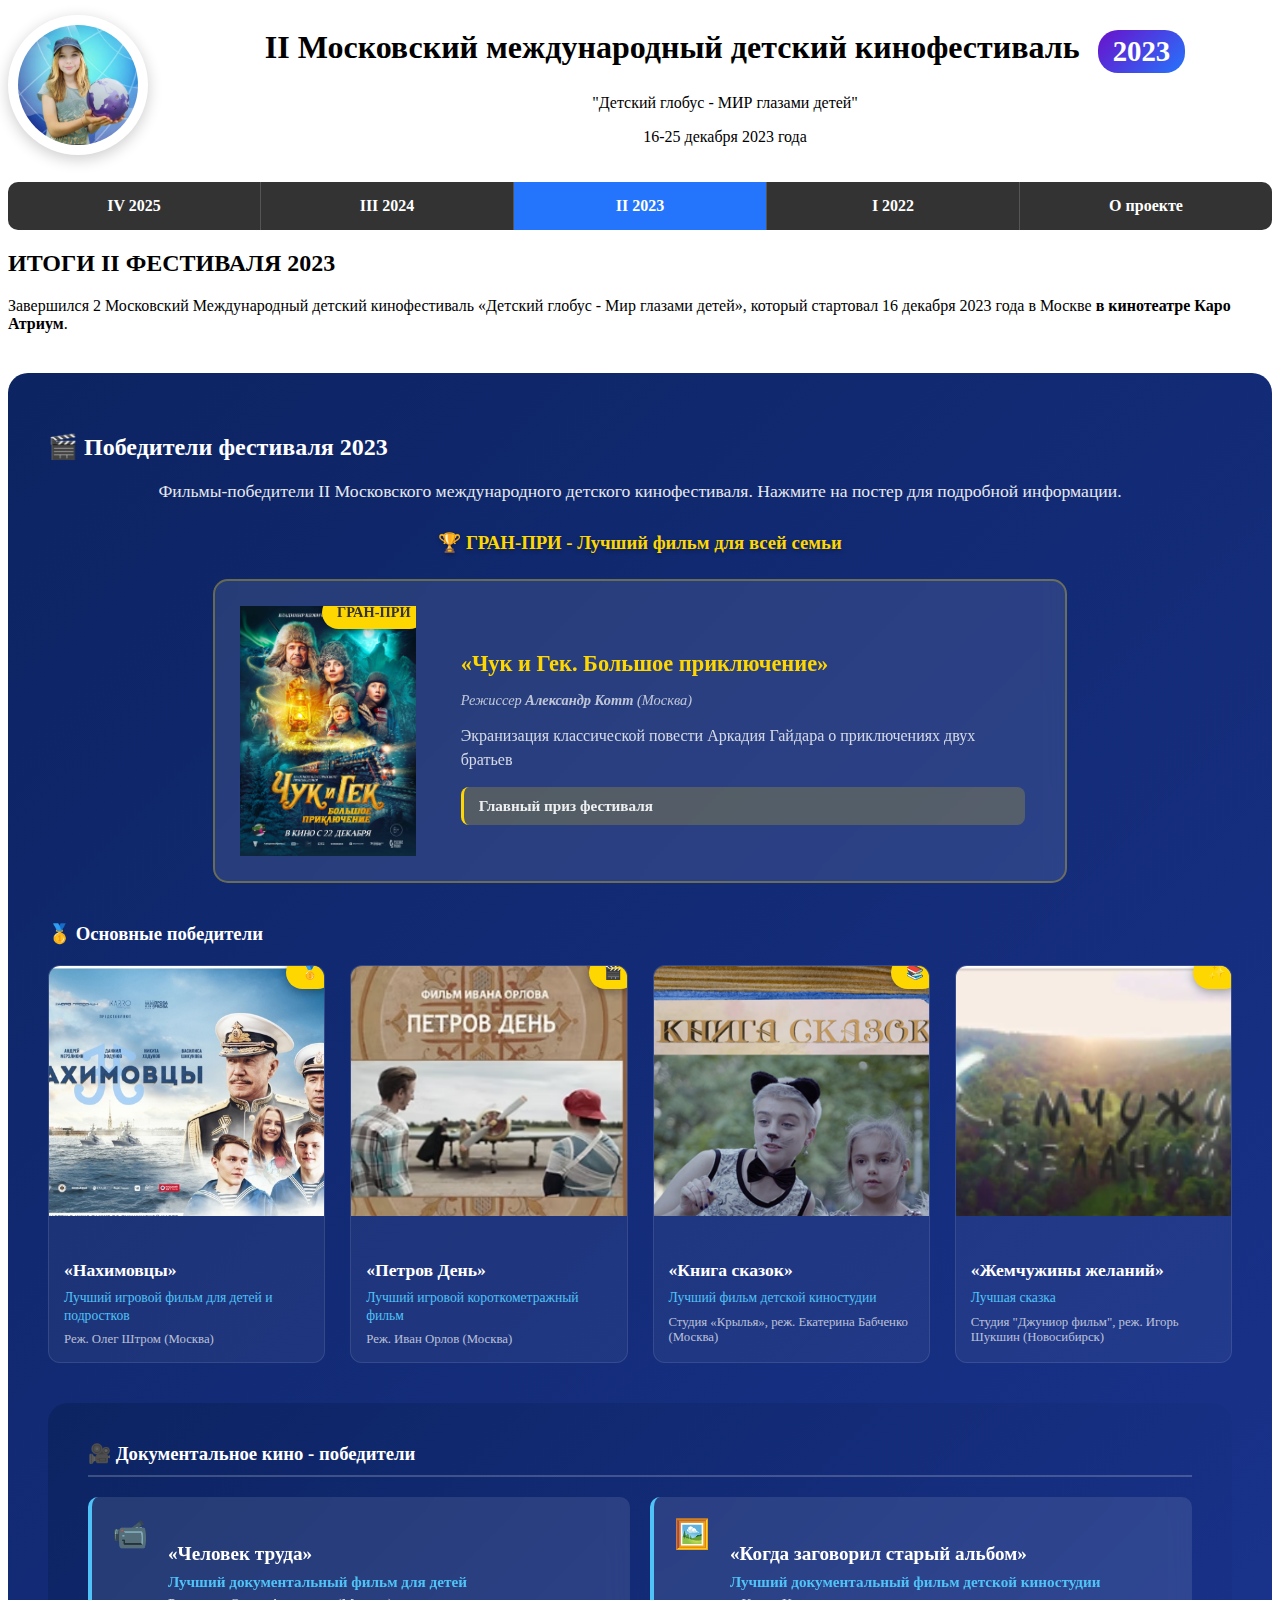
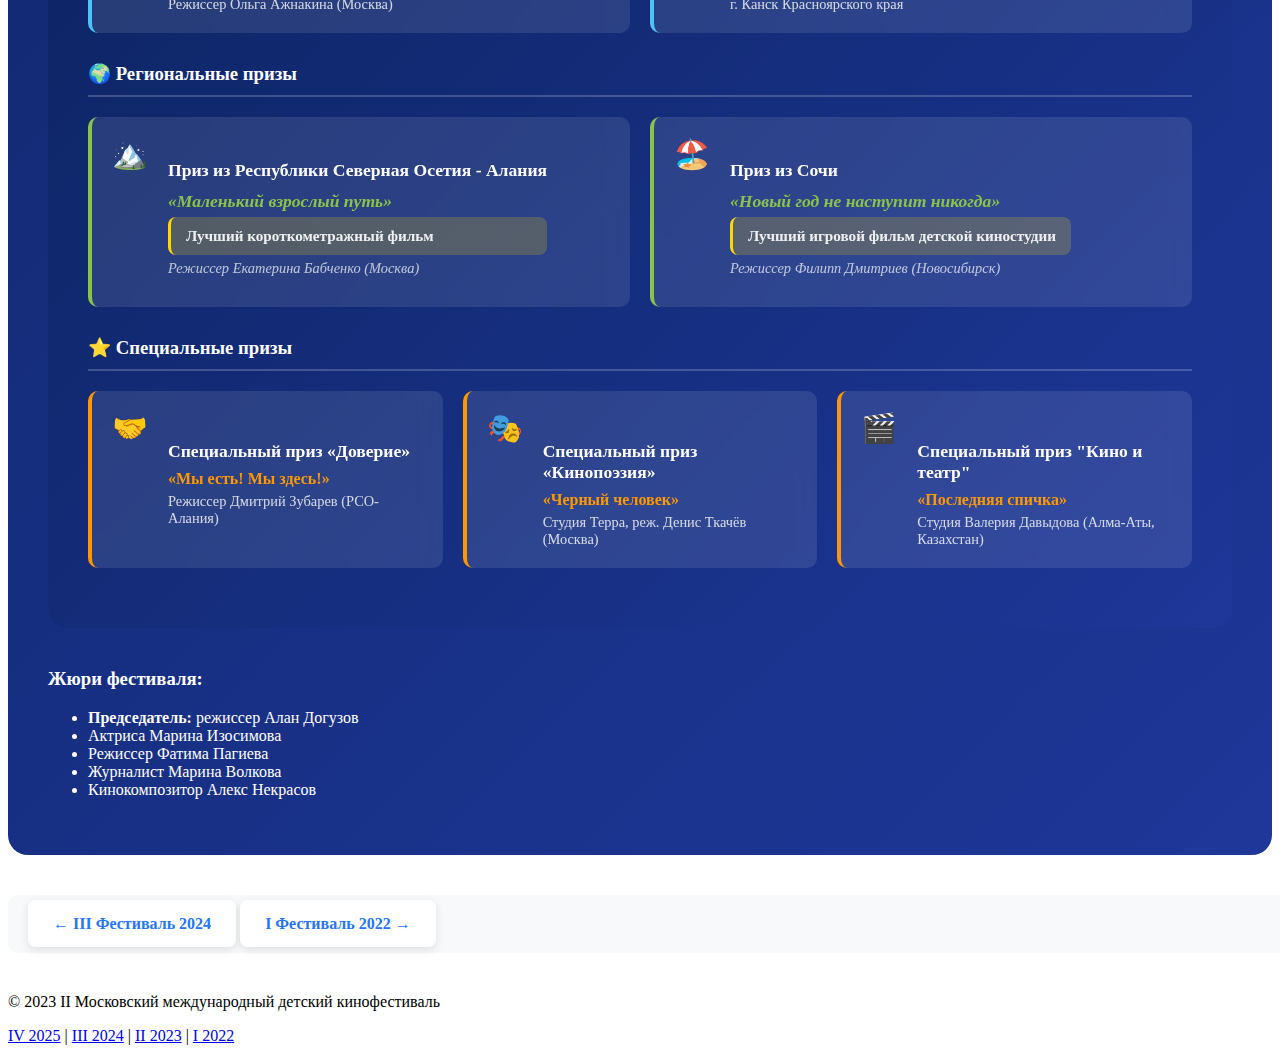
<file: festival-2023.html>
<!DOCTYPE html>
<html lang="ru">
<head>
    <meta charset="UTF-8">
    <title>II Фестиваль 2023 - Детский кинофестиваль</title>
    <link rel="stylesheet" href="style.css">
</head>
<body>
    <header>
        <div class="header-with-logo">
            <img src="images/logo.png" alt="Эмблема" class="festival-logo">
            <div class="festival-title">
                <h1>II Московский международный детский кинофестиваль
                    <span class="year-header">2023</span>
                </h1>
                <p>"Детский глобус - МИР глазами детей"</p>
                <p>16-25 декабря 2023 года</p>
            </div>
        </div>
    </header>
    
    <nav class="main-nav">
        <a href="index.html">IV 2025</a>
        <a href="festival-2024.html">III 2024</a>
        <a href="festival-2023.html" class="active">II 2023</a>
        <a href="festival-2022.html">I 2022</a>
        <a href="about.html">О проекте</a>
    </nav>
    
    <main>
        <!-- ВСТАВЬТЕ ВАШ ТЕКСТ ПРО ИТОГИ 2023 ЗДЕСЬ -->
        <section class="content">
            <h2>ИТОГИ II ФЕСТИВАЛЯ 2023</h2>
            <div class="festival-text">
                <!-- Весь ваш текст из SQL запроса -->
                <p>Завершился 2 Московский Международный детский кинофестиваль «Детский глобус - Мир глазами детей», который стартовал 16 декабря 2023 года в Москве <strong>в кинотеатре Каро Атриум</strong>.</p>
                
              
                <section id="winners-posters-2023" class="content posters-2023-section">
    <h2>🎬 Победители фестиваля 2023</h2>
    
    <div class="posters-intro">
        <p>Фильмы-победители II Московского международного детского кинофестиваля. Нажмите на постер для подробной информации.</p>
    </div>
    
    <!-- Гран-при и основные победители -->
    <div class="main-winners-posters">
        <div class="grand-prix-poster">
            <h3>🏆 ГРАН-ПРИ - Лучший фильм для всей семьи</h3>
            <div class="poster-card featured">
                <div class="poster-image">
                    <!-- Замените на реальный постер -->
                    <img src="images/posters/211022-13-CHUK-GEK_poster_70x100-ts1701368165.jpg" alt="Чук и Гек. Большое приключение" class="film-poster">
                    <div class="poster-badge">ГРАН-ПРИ</div>
                </div>
                <div class="poster-info">
                    <h4>«Чук и Гек. Большое приключение»</h4>
                    <div class="film-director">Режиссер <strong>Александр Котт</strong> (Москва)</div>
                    <div class="film-description">Экранизация классической повести Аркадия Гайдара о приключениях двух братьев</div>
                    <div class="film-award">Главный приз фестиваля</div>
                </div>
            </div>
        </div>
        
        <div class="top-winners-grid">
            <h3>🥇 Основные победители</h3>
            <div class="posters-grid">
                
                <!-- 1. Нахимовцы -->
                <div class="poster-card">
                    <div class="poster-image">
                        <img src="images/posters/IMG_20260110_185704.jpg" alt="Нахимовцы" class="film-poster">
                        <div class="poster-badge">🥇</div>
                    </div>
                    <div class="poster-info">
                        <h5>«Нахимовцы»</h5>
                        <div class="film-award-small">Лучший игровой фильм для детей и подростков</div>
                        <div class="film-director-small">Реж. Олег Штром (Москва)</div>
                    </div>
                </div>
                
                <!-- 2. Петров День -->
                <div class="poster-card">
                    <div class="poster-image">
                        <img src="images/posters/Screenshot_2026-01-10-18-59-18-30_40deb401b9ffe8e1df2f1cc5ba480b12.jpg" alt="Петров День" class="film-poster">
                        <div class="poster-badge">🎬</div>
                    </div>
                    <div class="poster-info">
                        <h5>«Петров День»</h5>
                        <div class="film-award-small">Лучший игровой короткометражный фильм</div>
                        <div class="film-director-small">Реж. Иван Орлов (Москва)</div>
                    </div>
                </div>
                
                <!-- 3. Книга сказок -->
                <div class="poster-card">
                    <div class="poster-image">
                        <img src="images/posters/2026-01-10_19-18-54.png" alt="Книга сказок" class="film-poster">
                        <div class="poster-badge">📚</div>
                    </div>
                    <div class="poster-info">
                        <h5>«Книга сказок»</h5>
                        <div class="film-award-small">Лучший фильм детской киностудии</div>
                        <div class="film-director-small">Студия «Крылья», реж. Екатерина Бабченко (Москва)</div>
                    </div>
                </div>
                
                <!-- 4. Жемчужины желаний -->
                <div class="poster-card">
                    <div class="poster-image">
                        <img src="images/posters/2026-01-10_19-23-35.png" alt="Жемчужины желаний" class="film-poster">
                        <div class="poster-badge">✨</div>
                    </div>
                    <div class="poster-info">
                        <h5>«Жемчужины желаний»</h5>
                        <div class="film-award-small">Лучшая сказка</div>
                        <div class="film-director-small">Студия "Джуниор фильм", реж. Игорь Шукшин (Новосибирск)</div>
                    </div>
                </div>
            </div>
        </div>
    </div>
    
    <!-- Добавьте этот код ПОСЛЕ блока с постерами в festival-2023.html -->

<!-- Замените весь блок additional-winners-2023 на этот: -->

<section class="content additional-winners-2023" style="background: linear-gradient(135deg, #0c2461 0%, #1e3799 100%); color: white; padding: 40px; border-radius: 20px; margin: 40px 0;">
    <h3 style="color: white;">🎥 Документальное кино - победители</h3>
    
    <div class="documentary-winners-text">
        <div class="winner-text-card" style="background: rgba(255,255,255,0.1); border-left: 4px solid #4fc3f7;">
            <div class="winner-icon">📹</div>
            <div class="winner-text-content">
                <h4 style="color: white;">«Человек труда»</h4>
                <div class="award-name" style="color: #4fc3f7;">Лучший документальный фильм для детей</div>
                <div class="director-name" style="color: rgba(255,255,255,0.8);">Режиссер Ольга Ажнакина (Москва)</div>
            </div>
        </div>
        
        <div class="winner-text-card" style="background: rgba(255,255,255,0.1); border-left: 4px solid #4fc3f7;">
            <div class="winner-icon">🖼️</div>
            <div class="winner-text-content">
                <h4 style="color: white;">«Когда заговорил старый альбом»</h4>
                <div class="award-name" style="color: #4fc3f7;">Лучший документальный фильм детской киностудии</div>
                <div class="director-name" style="color: rgba(255,255,255,0.8);">г. Канск Красноярского края</div>
            </div>
        </div>
    </div>
    
    <h3 style="color: white;">🌍 Региональные призы</h3>
    
    <div class="regional-winners-text">
        <div class="regional-card" style="background: rgba(255,255,255,0.1); border-left: 4px solid #8bc34a;">
            <div class="region-icon">🏔️</div>
            <div class="regional-content">
                <h4 style="color: white;">Приз из Республики Северная Осетия - Алания</h4>
                <div class="film-title" style="color: #8bc34a; font-weight: bold;">«Маленький взрослый путь»</div>
                <div class="film-award" style="color: rgba(255,255,255,0.9);">Лучший короткометражный фильм</div>
                <div class="film-director" style="color: rgba(255,255,255,0.7); font-style: italic;">Режиссер Екатерина Бабченко (Москва)</div>
            </div>
        </div>
        
        <div class="regional-card" style="background: rgba(255,255,255,0.1); border-left: 4px solid #8bc34a;">
            <div class="region-icon">🏖️</div>
            <div class="regional-content">
                <h4 style="color: white;">Приз из Сочи</h4>
                <div class="film-title" style="color: #8bc34a; font-weight: bold;">«Новый год не наступит никогда»</div>
                <div class="film-award" style="color: rgba(255,255,255,0.9);">Лучший игровой фильм детской киностудии</div>
                <div class="film-director" style="color: rgba(255,255,255,0.7); font-style: italic;">Режиссер Филипп Дмитриев (Новосибирск)</div>
            </div>
        </div>
    </div>
    
    <h3 style="color: white;">⭐ Специальные призы</h3>
    
    <div class="special-prizes-text-only">
        <div class="special-prize-text" style="background: rgba(255,255,255,0.1); border-left: 4px solid #ff9800;">
            <div class="special-icon">🤝</div>
            <div class="special-content">
                <h5 style="color: white;">Специальный приз «Доверие»</h5>
                <div class="special-film" style="color: #ff9800; font-weight: bold;">«Мы есть! Мы здесь!»</div>
                <div class="special-director" style="color: rgba(255,255,255,0.8);">Режиссер Дмитрий Зубарев (РСО-Алания)</div>
            </div>
        </div>
        
        <div class="special-prize-text" style="background: rgba(255,255,255,0.1); border-left: 4px solid #ff9800;">
            <div class="special-icon">🎭</div>
            <div class="special-content">
                <h5 style="color: white;">Специальный приз «Кинопоэзия»</h5>
                <div class="special-film" style="color: #ff9800; font-weight: bold;">«Черный человек»</div>
                <div class="special-director" style="color: rgba(255,255,255,0.8);">Студия Терра, реж. Денис Ткачёв (Москва)</div>
            </div>
        </div>
        
        <div class="special-prize-text" style="background: rgba(255,255,255,0.1); border-left: 4px solid #ff9800;">
            <div class="special-icon">🎬</div>
            <div class="special-content">
                <h5 style="color: white;">Специальный приз "Кино и театр"</h5>
                <div class="special-film" style="color: #ff9800; font-weight: bold;">«Последняя спичка»</div>
                <div class="special-director" style="color: rgba(255,255,255,0.8);">Студия Валерия Давыдова (Алма-Аты, Казахстан)</div>
            </div>
        </div>
    </div>
</section>
                <h3>Жюри фестиваля:</h3>
                <ul>
                    <li><strong>Председатель:</strong> режиссер Алан Догузов</li>
                    <li>Актриса Марина Изосимова</li>
                    <li>Режиссер Фатима Пагиева</li>
                    <li>Журналист Марина Волкова</li>
                    <li>Кинокомпозитор Алекс Некрасов</li>
                </ul>
            </div>
        </section>
        
        <div class="festival-navigation">
            <a href="festival-2024.html" class="nav-prev">← III Фестиваль 2024</a>
            <a href="festival-2022.html" class="nav-next">I Фестиваль 2022 →</a>
        </div>
    </main>
    
    <footer>
        <p>© 2023 II Московский международный детский кинофестиваль</p>
        <div class="footer-nav">
            <a href="index.html">IV 2025</a> |
            <a href="festival-2024.html">III 2024</a> |
            <a href="festival-2023.html">II 2023</a> |
            <a href="festival-2022.html">I 2022</a>
        </div>
    </footer>
</body>
</html>
</file>
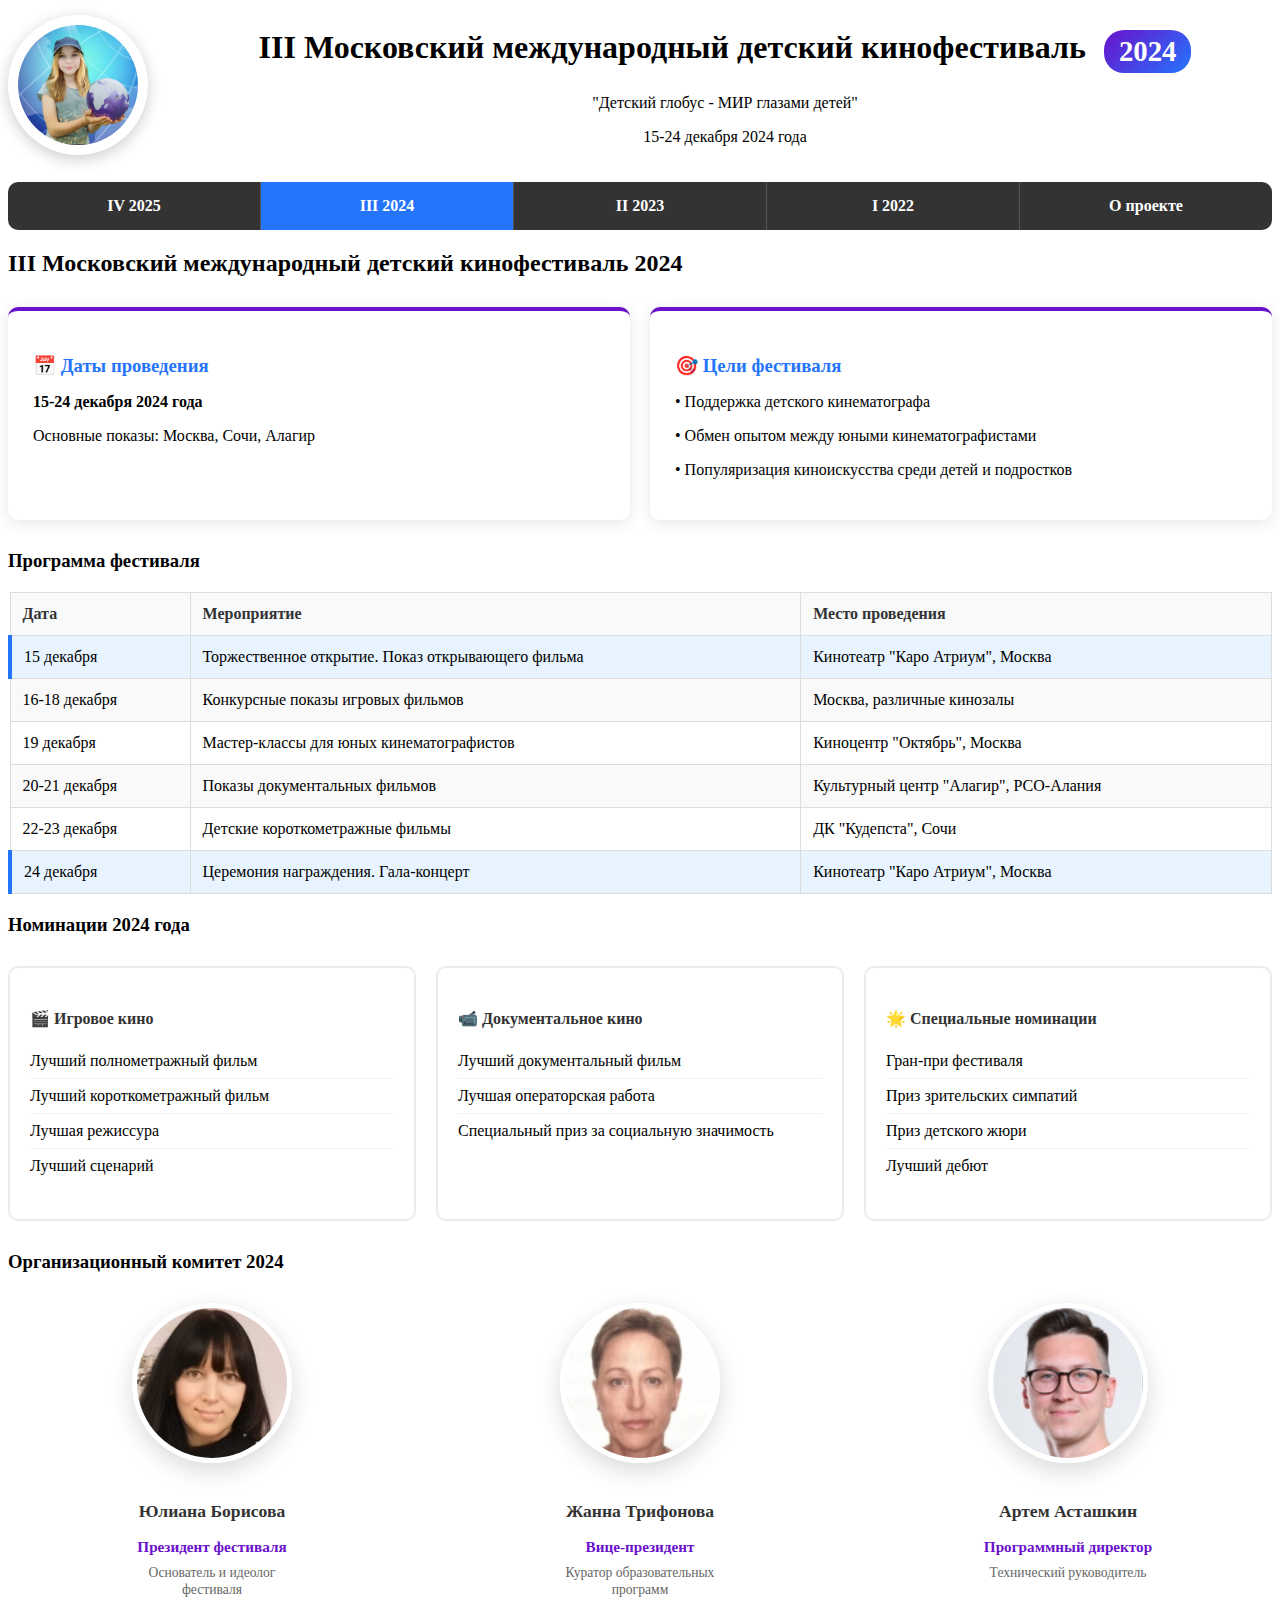
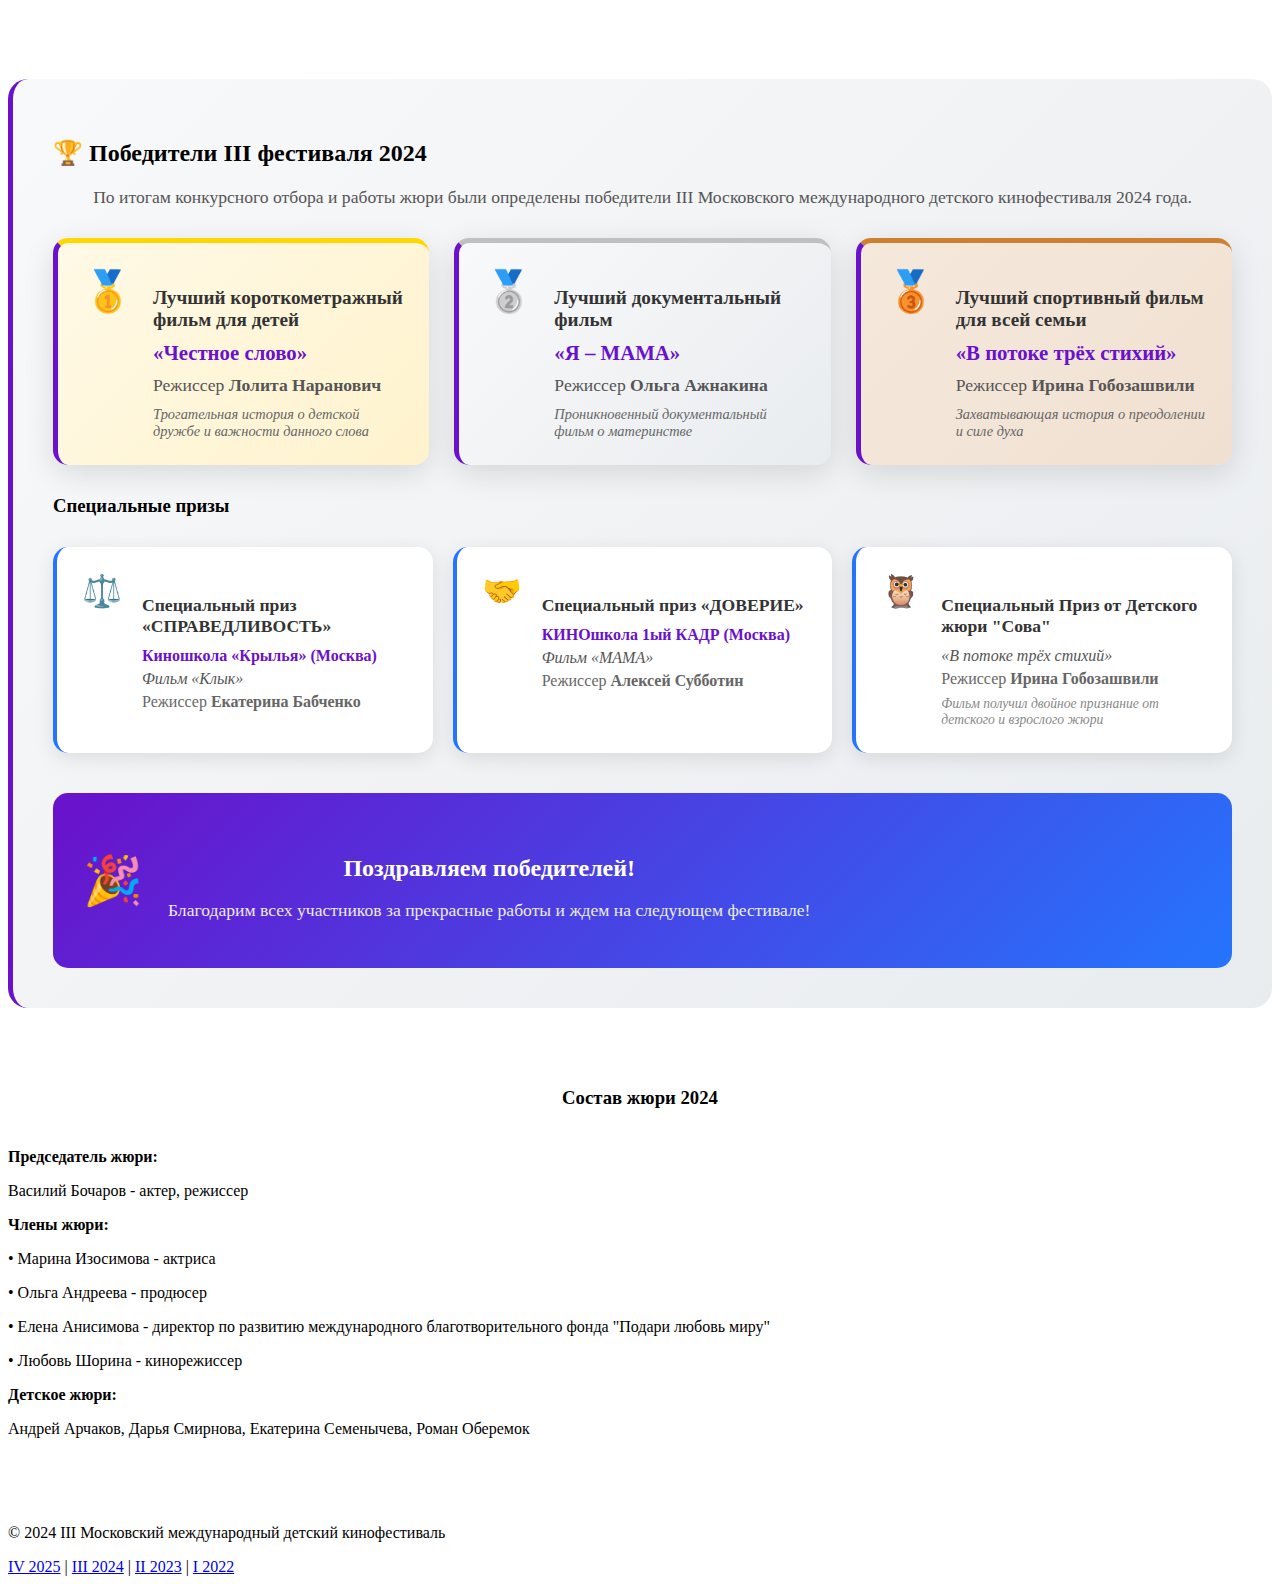
<file: festival-2024.html>
<!DOCTYPE html>
<html lang="ru">
<head>
    <meta charset="UTF-8">
    <title>III Фестиваль 2024 - Детский кинофестиваль</title>
    <link rel="stylesheet" href="style.css">
    <style>
        .program-table {
            width: 100%;
            border-collapse: collapse;
            margin: 20px 0;
        }
        .program-table th, .program-table td {
            border: 1px solid #ddd;
            padding: 12px;
            text-align: left;
        }
        .program-table th {
            background: #f8f9fa;
            color: #333;
        }
        .program-table tr:nth-child(even) {
            background: #f9f9f9;
        }
        .highlight {
            background: #e7f3ff !important;
            border-left: 4px solid #2575fc;
        }
    </style>
</head>
<body>
    <header>
        <div class="header-with-logo">
            <img src="images/logo.png" alt="Эмблема" class="festival-logo">
            <div class="festival-title">
                <h1>III Московский международный детский кинофестиваль
                    <span class="year-header">2024</span>
                </h1>
                <p>"Детский глобус - МИР глазами детей"</p>
                <p>15-24 декабря 2024 года</p>
            </div>
        </div>
    </header>
    
    <nav class="main-nav">
        <a href="index.html">IV 2025</a>
        <a href="festival-2024.html" class="active">III 2024</a>
        <a href="festival-2023.html">II 2023</a>
        <a href="festival-2022.html">I 2022</a>
        <a href="about.html">О проекте</a>
    </nav>
    
    <main>
        <section class="content">
            <h2>III Московский международный детский кинофестиваль 2024</h2>
            
            <div class="festival-info">
                <div class="info-card">
                    <h3>📅 Даты проведения</h3>
                    <p><strong>15-24 декабря 2024 года</strong></p>
                    <p>Основные показы: Москва, Сочи, Алагир</p>
                </div>
                
                <div class="info-card">
                    <h3>🎯 Цели фестиваля</h3>
                    <p>• Поддержка детского кинематографа</p>
                    <p>• Обмен опытом между юными кинематографистами</p>
                    <p>• Популяризация киноискусства среди детей и подростков</p>
                </div>
            </div>
            
            <h3>Программа фестиваля</h3>
            <table class="program-table">
                <thead>
                    <tr>
                        <th>Дата</th>
                        <th>Мероприятие</th>
                        <th>Место проведения</th>
                    </tr>
                </thead>
                <tbody>
                    <tr class="highlight">
                        <td>15 декабря</td>
                        <td>Торжественное открытие. Показ открывающего фильма</td>
                        <td>Кинотеатр "Каро Атриум", Москва</td>
                    </tr>
                    <tr>
                        <td>16-18 декабря</td>
                        <td>Конкурсные показы игровых фильмов</td>
                        <td>Москва, различные кинозалы</td>
                    </tr>
                    <tr>
                        <td>19 декабря</td>
                        <td>Мастер-классы для юных кинематографистов</td>
                        <td>Киноцентр "Октябрь", Москва</td>
                    </tr>
                    <tr>
                        <td>20-21 декабря</td>
                        <td>Показы документальных фильмов</td>
                        <td>Культурный центр "Алагир", РСО-Алания</td>
                    </tr>
                    <tr>
                        <td>22-23 декабря</td>
                        <td>Детские короткометражные фильмы</td>
                        <td>ДК "Кудепста", Сочи</td>
                    </tr>
                    <tr class="highlight">
                        <td>24 декабря</td>
                        <td>Церемония награждения. Гала-концерт</td>
                        <td>Кинотеатр "Каро Атриум", Москва</td>
                    </tr>
                </tbody>
            </table>
            
            <h3>Номинации 2024 года</h3>
            <div class="nominations">
                <div class="nomination-card">
                    <h4>🎬 Игровое кино</h4>
                    <ul>
                        <li>Лучший полнометражный фильм</li>
                        <li>Лучший короткометражный фильм</li>
                        <li>Лучшая режиссура</li>
                        <li>Лучший сценарий</li>
                    </ul>
                </div>
                
                <div class="nomination-card">
                    <h4>📹 Документальное кино</h4>
                    <ul>
                        <li>Лучший документальный фильм</li>
                        <li>Лучшая операторская работа</li>
                        <li>Специальный приз за социальную значимость</li>
                    </ul>
                </div>
                
                <div class="nomination-card">
                    <h4>🌟 Специальные номинации</h4>
                    <ul>
                        <li>Гран-при фестиваля</li>
                        <li>Приз зрительских симпатий</li>
                        <li>Приз детского жюри</li>
                        <li>Лучший дебют</li>
                    </ul>
                </div>
            </div>
            
            <h3>Организационный комитет 2024</h3>
<div class="team-photos-2024-circle">
    <div class="organizer-circle-card">
        <img src="images/FaceApp_1660419197737_2-ts1660462964.png" alt="Юлиана Борисова" class="organizer-circle-photo">
        <div class="organizer-circle-info">
            <h4>Юлиана Борисова</h4>
            <p class="organizer-circle-role">Президент фестиваля</p>
            <div class="organizer-circle-bio">Основатель и идеолог фестиваля</div>
        </div>
    </div>
    
    <div class="organizer-circle-card">
        <img src="images/Жанна-ts1660463932.jpg" alt="Жанна Трифонова" class="organizer-circle-photo">
        <div class="organizer-circle-info">
            <h4>Жанна Трифонова</h4>
            <p class="organizer-circle-role">Вице-президент</p>
            <div class="organizer-circle-bio">Куратор образовательных программ</div>
        </div>
    </div>
    
    <div class="organizer-circle-card">
        <img src="images/Артем-ts1660463931.png" alt="Артем Асташкин" class="organizer-circle-photo">
        <div class="organizer-circle-info">
            <h4>Артем Асташкин</h4>
            <p class="organizer-circle-role">Программный директор</p>
            <div class="organizer-circle-bio">Технический руководитель</div>
        </div>
    </div>
    
       
			<section id="winners-2024" class="content winners-section">
    <h2>🏆 Победители III фестиваля 2024</h2>
    
    <div class="winners-intro">
        <p>По итогам конкурсного отбора и работы жюри были определены победители III Московского международного детского кинофестиваля 2024 года.</p>
    </div>
    
    <div class="winners-list">
        <!-- 1 место -->
        <div class="winner-card grand-prix">
            <div class="winner-rank">🥇</div>
            <div class="winner-content">
                <h3>Лучший короткометражный фильм для детей</h3>
                <div class="winner-film">«Честное слово»</div>
                <div class="winner-director">Режиссер <strong>Лолита Наранович</strong></div>
                <div class="winner-description">Трогательная история о детской дружбе и важности данного слова</div>
            </div>
        </div>
        
        <!-- 2 место -->
        <div class="winner-card first-place">
            <div class="winner-rank">🥈</div>
            <div class="winner-content">
                <h3>Лучший документальный фильм</h3>
                <div class="winner-film">«Я – МАМА»</div>
                <div class="winner-director">Режиссер <strong>Ольга Ажнакина</strong></div>
                <div class="winner-description">Проникновенный документальный фильм о материнстве</div>
            </div>
        </div>
        
        <!-- 3 место -->
        <div class="winner-card second-place">
            <div class="winner-rank">🥉</div>
            <div class="winner-content">
                <h3>Лучший спортивный фильм для всей семьи</h3>
                <div class="winner-film">«В потоке трёх стихий»</div>
                <div class="winner-director">Режиссер <strong>Ирина Гобозашвили</strong></div>
                <div class="winner-description">Захватывающая история о преодолении и силе духа</div>
            </div>
        </div>
    </div>
    
    <h3>Специальные призы</h3>
    
    <div class="special-prizes">
        <div class="special-prize-card">
            <div class="prize-icon">⚖️</div>
            <div class="prize-content">
                <h4>Специальный приз «СПРАВЕДЛИВОСТЬ»</h4>
                <div class="prize-winner">Киношкола «Крылья» (Москва)</div>
                <div class="prize-film">Фильм «Клык»</div>
                <div class="prize-director">Режиссер <strong>Екатерина Бабченко</strong></div>
            </div>
        </div>
        
        <div class="special-prize-card">
            <div class="prize-icon">🤝</div>
            <div class="prize-content">
                <h4>Специальный приз «ДОВЕРИЕ»</h4>
                <div class="prize-winner">КИНОшкола 1ый КАДР (Москва)</div>
                <div class="prize-film">Фильм «МАМА»</div>
                <div class="prize-director">Режиссер <strong>Алексей Субботин</strong></div>
            </div>
        </div>
        
        <div class="special-prize-card">
            <div class="prize-icon">🦉</div>
            <div class="prize-content">
                <h4>Специальный Приз от Детского жюри "Сова"</h4>
                <div class="prize-film">«В потоке трёх стихий»</div>
                <div class="prize-director">Режиссер <strong>Ирина Гобозашвили</strong></div>
                <div class="prize-note">Фильм получил двойное признание от детского и взрослого жюри</div>
            </div>
        </div>
    </div>
    
    <div class="winners-celebration">
        <div class="celebration-icon">🎉</div>
        <div class="celebration-text">
            <h4>Поздравляем победителей!</h4>
            <p>Благодарим всех участников за прекрасные работы и ждем на следующем фестивале!</p>
        </div>
    </div>
</section>
<!-- Простой вариант -->
<h3>Состав жюри 2024</h3>
<div class="simple-jury">
    <div class="simple-jury-item">
        <strong>Председатель жюри:</strong>
        <p>Василий Бочаров - актер, режиссер</p>
    </div>
    <div class="simple-jury-item">
        <strong>Члены жюри:</strong>
        <p>• Марина Изосимова - актриса</p>
        <p>• Ольга Андреева - продюсер</p>
        <p>• Елена Анисимова - директор по развитию международного благотворительного фонда "Подари любовь миру"</p>
        <p>• Любовь Шорина - кинорежиссер</p>
    </div>
    <div class="simple-jury-item">
        <strong>Детское жюри:</strong>
        <p>Андрей Арчаков, Дарья Смирнова, Екатерина Семенычева, Роман Оберемок</p>
    </div>
</div>
            
            
    </main>
    
    <footer>
        <p>© 2024 III Московский международный детский кинофестиваль</p>
        <div class="footer-nav">
            <a href="index.html">IV 2025</a> |
            <a href="festival-2024.html">III 2024</a> |
            <a href="festival-2023.html">II 2023</a> |
            <a href="festival-2022.html">I 2022</a>
        </div>
    </footer>
</body>

</html>
</file>
<file: style.css>
/* Эмблема и заголовок */
.header-with-logo {
    display: flex;
    align-items: center;
    justify-content: center;
    gap: 30px;
    flex-wrap: wrap;
    text-align: center;
}

.festival-logo {
    width: 120px;
    height: 120px;
    border-radius: 50%;
    object-fit: contain;
    background: white;
    padding: 10px;
    box-shadow: 0 4px 15px rgba(0,0,0,0.2);
}

.festival-title {
    flex: 1;
    min-width: 300px;
}

/* Навигация по фестивалям */
.festival-nav {
    display: grid;
    grid-template-columns: repeat(4, 1fr);
    gap: 15px;
    margin: 30px 0;
}

.festival-card {
    background: white;
    padding: 20px;
    border-radius: 10px;
    text-align: center;
    box-shadow: 0 3px 10px rgba(0,0,0,0.1);
    transition: transform 0.3s;
    text-decoration: none;
    color: inherit;
}

.festival-card:hover {
    transform: translateY(-5px);
    box-shadow: 0 5px 20px rgba(0,0,0,0.15);
}

.festival-card h3 {
    color: #2575fc;
    margin-bottom: 10px;
}

.year-badge {
    display: inline-block;
    background: #6a11cb;
    color: white;
    padding: 5px 15px;
    border-radius: 20px;
    font-size: 0.9em;
    margin-top: 10px;
}
/* Главная навигация по фестивалям */
.main-nav {
    display: flex;
    justify-content: center;
    background: #333;
    border-radius: 10px;
    overflow: hidden;
    margin: 20px 0;
}

.main-nav a {
    flex: 1;
    text-align: center;
    padding: 15px 10px;
    color: white;
    text-decoration: none;
    font-weight: bold;
    transition: background 0.3s;
    border-right: 1px solid #555;
}

.main-nav a:last-child {
    border-right: none;
}

.main-nav a:hover {
    background: #444;
}

.main-nav a.active {
    background: #2575fc;
}

/* Превью предыдущих фестивалей */
.previous-festivals {
    display: grid;
    grid-template-columns: repeat(auto-fit, minmax(250px, 1fr));
    gap: 20px;
    margin: 30px 0;
}

.fest-preview {
    background: white;
    padding: 25px;
    border-radius: 10px;
    text-decoration: none;
    color: inherit;
    box-shadow: 0 3px 15px rgba(0,0,0,0.1);
    transition: all 0.3s;
    border-left: 5px solid #6a11cb;
}

.fest-preview:hover {
    transform: translateX(10px);
    box-shadow: 0 5px 20px rgba(0,0,0,0.15);
}

.fest-preview h3 {
    color: #2575fc;
    margin-bottom: 10px;
}

.fest-preview p {
    color: #666;
    font-size: 0.9em;
}

/* Герой-секция для главной */
.hero {
    text-align: center;
    padding: 40px;
    background: linear-gradient(135deg, #f5f7fa 0%, #c3cfe2 100%);
    border-radius: 15px;
    margin: 30px 0;
}

.hero h2 {
    font-size: 2.2em;
    color: #333;
    margin-bottom: 15px;
}

/* Адаптивность */
@media (max-width: 768px) {
    .main-nav {
        flex-wrap: wrap;
    }
    
    .main-nav a {
        flex: 1 0 45%;
        border-bottom: 1px solid #555;
    }
    
    .main-nav a:nth-child(even) {
        border-right: none;
    }
}

/* Год в заголовке */
.year-header {
    display: inline-block;
    background: linear-gradient(135deg, #6a11cb, #2575fc);
    color: white;
    padding: 5px 15px;
    border-radius: 20px;
    font-size: 0.9em;
    margin-left: 10px;
    vertical-align: middle;
}
/* Навигация между фестивалями */
.festival-navigation {
    display: flex;
    justify-content: space-between;
    margin: 40px 0;
    padding: 20px;
    background: #f8f9fa;
    border-radius: 10px;
}

.nav-prev, .nav-next {
    padding: 15px 25px;
    background: white;
    border-radius: 8px;
    text-decoration: none;
    color: #2575fc;
    font-weight: bold;
    box-shadow: 0 3px 10px rgba(0,0,0,0.1);
    transition: all 0.3s;
}

.nav-prev:hover, .nav-next:hover {
    transform: translateY(-3px);
    box-shadow: 0 5px 15px rgba(0,0,0,0.15);
}

/* Стили для победителей */
.winners {
    display: grid;
    grid-template-columns: repeat(auto-fill, minmax(300px, 1fr));
    gap: 20px;
    margin: 30px 0;
}

.winner-card {
    background: white;
    padding: 20px;
    border-radius: 10px;
    border-left: 5px solid #6a11cb;
    box-shadow: 0 3px 10px rgba(0,0,0,0.1);
}

.winner-card h4 {
    color: #2575fc;
    margin-bottom: 10px;
}
/* Стили для страниц фестивалей */
.festival-info {
    display: grid;
    grid-template-columns: repeat(auto-fit, minmax(300px, 1fr));
    gap: 20px;
    margin: 30px 0;
}

.info-card {
    background: white;
    padding: 25px;
    border-radius: 10px;
    box-shadow: 0 3px 15px rgba(0,0,0,0.1);
    border-top: 4px solid #6a11cb;
}

.info-card h3 {
    color: #2575fc;
    margin-bottom: 15px;
    display: flex;
    align-items: center;
    gap: 10px;
}

.nominations {
    display: grid;
    grid-template-columns: repeat(auto-fit, minmax(250px, 1fr));
    gap: 20px;
    margin: 30px 0;
}

.nomination-card {
    background: white;
    padding: 20px;
    border-radius: 10px;
    border: 2px solid #e9ecef;
}

.nomination-card h4 {
    color: #333;
    margin-bottom: 15px;
    display: flex;
    align-items: center;
    gap: 10px;
}

.nomination-card ul {
    list-style: none;
    padding: 0;
}

.nomination-card li {
    padding: 8px 0;
    border-bottom: 1px solid #f1f1f1;
}

.nomination-card li:last-child {
    border-bottom: none;
}

.team-grid {
    display: grid;
    grid-template-columns: repeat(auto-fit, minmax(200px, 1fr));
    gap: 20px;
    margin: 30px 0;
}

.team-member {
    text-align: center;
    padding: 20px;
    background: white;
    border-radius: 10px;
    box-shadow: 0 3px 10px rgba(0,0,0,0.1);
}

.member-avatar {
    width: 60px;
    height: 60px;
    background: linear-gradient(135deg, #6a11cb, #2575fc);
    color: white;
    border-radius: 50%;
    display: flex;
    align-items: center;
    justify-content: center;
    font-weight: bold;
    font-size: 1.2em;
    margin: 0 auto 15px;
}

.note {
    background: #e7f3ff;
    padding: 20px;
    border-radius: 10px;
    border-left: 4px solid #2575fc;
    margin: 30px 0;
}

/* Достижения */
.achievements {
    display: grid;
    grid-template-columns: repeat(auto-fit, minmax(200px, 1fr));
    gap: 20px;
    margin: 30px 0;
}

.achievement-card {
    text-align: center;
    padding: 25px;
    background: white;
    border-radius: 10px;
    box-shadow: 0 3px 15px rgba(0,0,0,0.1);
}

.achievement-icon {
    font-size: 2.5em;
    margin-bottom: 15px;
}

/* Жюри */
.jury-list {
    display: grid;
    grid-template-columns: repeat(auto-fit, minmax(250px, 1fr));
    gap: 20px;
    margin: 30px 0;
}

.jury-member {
    padding: 20px;
    background: white;
    border-radius: 10px;
    border-left: 4px solid #6a11cb;
}

.legacy {
    background: #f8f9fa;
    padding: 30px;
    border-radius: 15px;
    margin: 40px 0;
}

/* Адаптивность */
@media (max-width: 768px) {
    .festival-info, .nominations, .team-grid, .achievements, .jury-list {
        grid-template-columns: 1fr;
    }
    
    .program-table {
        font-size: 0.9em;
    }
    
    .program-table th, .program-table td {
        padding: 8px;
    }
}
/* Стили для страницы "О проекте" */
.goals-list {
    display: grid;
    grid-template-columns: repeat(auto-fit, minmax(300px, 1fr));
    gap: 20px;
    margin: 30px 0;
}

.goal-item {
    padding: 25px;
    background: white;
    border-radius: 10px;
    border-left: 5px solid #6a11cb;
    box-shadow: 0 3px 15px rgba(0,0,0,0.1);
}

.goal-item h4 {
    color: #333;
    margin-bottom: 15px;
    display: flex;
    align-items: center;
    gap: 10px;
}

.contact-section {
    background: #f8f9fa;
    padding: 30px;
    border-radius: 15px;
    margin: 40px 0;
}

.contact-info {
    display: grid;
    grid-template-columns: repeat(auto-fit, minmax(250px, 1fr));
    gap: 20px;
}

.contact-info p {
    margin-bottom: 15px;
}

.contact-info a {
    color: #2575fc;
    text-decoration: none;
}

.contact-info a:hover {
    text-decoration: underline;
}

.founder-role {
    color: #6a11cb;
    font-weight: bold;
    margin-bottom: 15px;
}

.founder-bio {
    line-height: 1.6;
    margin-bottom: 15px;
    color: #555;
}

.founder-quote {
    padding: 15px;
    background: #f0f7ff;
    border-radius: 10px;
    border-left: 4px solid #2575fc;
    margin-top: 15px;
    color: #444;
}
/* Стили для победителей 2024 */
.winners-section {
    background: linear-gradient(135deg, #f8f9fa 0%, #e9ecef 100%);
    padding: 40px;
    border-radius: 20px;
    margin: 40px 0;
    border-left: 5px solid #6a11cb;
}

.winners-intro {
    text-align: center;
    margin-bottom: 30px;
    color: #555;
    font-size: 1.1em;
}

.winners-list {
    display: grid;
    grid-template-columns: repeat(auto-fit, minmax(300px, 1fr));
    gap: 25px;
    margin: 30px 0;
}

.winner-card {
    background: white;
    border-radius: 15px;
    padding: 25px;
    box-shadow: 0 8px 30px rgba(0,0,0,0.12);
    display: flex;
    gap: 20px;
    align-items: flex-start;
    transition: transform 0.3s;
}

.winner-card:hover {
    transform: translateY(-5px);
}

.winner-card.grand-prix {
    border-top: 5px solid #FFD700;
    background: linear-gradient(135deg, #fff9e6 0%, #fff3cd 100%);
}

.winner-card.first-place {
    border-top: 5px solid #C0C0C0;
    background: linear-gradient(135deg, #f8f9fa 0%, #e9ecef 100%);
}

.winner-card.second-place {
    border-top: 5px solid #CD7F32;
    background: linear-gradient(135deg, #f5e9dc 0%, #f0e0d1 100%);
}

.winner-rank {
    font-size: 2.5em;
    flex-shrink: 0;
}

.winner-content h3 {
    color: #333;
    margin-bottom: 10px;
    font-size: 1.2em;
}

.winner-film {
    font-size: 1.3em;
    font-weight: bold;
    color: #6a11cb;
    margin: 8px 0;
}

.winner-director {
    color: #555;
    margin: 8px 0;
}

.winner-description {
    color: #777;
    font-size: 0.9em;
    margin-top: 10px;
    font-style: italic;
}

/* Специальные призы */
.special-prizes {
    display: grid;
    grid-template-columns: repeat(auto-fit, minmax(280px, 1fr));
    gap: 20px;
    margin: 30px 0;
}

.special-prize-card {
    background: white;
    padding: 25px;
    border-radius: 15px;
    box-shadow: 0 5px 20px rgba(0,0,0,0.1);
    display: flex;
    gap: 20px;
    align-items: flex-start;
    border-left: 4px solid #2575fc;
}

.prize-icon {
    font-size: 2em;
    flex-shrink: 0;
}

.prize-content h4 {
    color: #333;
    margin-bottom: 10px;
    font-size: 1.1em;
}

.prize-winner {
    color: #6a11cb;
    font-weight: bold;
    margin: 5px 0;
}

.prize-film {
    font-style: italic;
    color: #555;
    margin: 5px 0;
}

.prize-director {
    color: #666;
    margin: 5px 0;
}

.prize-note {
    color: #888;
    font-size: 0.85em;
    margin-top: 8px;
    font-style: italic;
}

/* Поздравления */
.winners-celebration {
    background: linear-gradient(135deg, #6a11cb, #2575fc);
    color: white;
    padding: 30px;
    border-radius: 15px;
    margin-top: 40px;
    display: flex;
    align-items: center;
    gap: 25px;
    text-align: center;
}

.celebration-icon {
    font-size: 3em;
    flex-shrink: 0;
}

.celebration-text h4 {
    font-size: 1.5em;
    margin-bottom: 10px;
}

.celebration-text p {
    opacity: 0.9;
    font-size: 1.1em;
}

/* Адаптивность */
@media (max-width: 768px) {
    .winners-section {
        padding: 25px;
    }
    
    .winners-list, .special-prizes {
        grid-template-columns: 1fr;
    }
    
    .winner-card, .special-prize-card {
        flex-direction: column;
        text-align: center;
    }
    
    .winners-celebration {
        flex-direction: column;
        text-align: center;
        gap: 15px;
    }
}
/* Стили для победителей 2022 года */
.winners-2022-section {
    background: linear-gradient(135deg, #f5f7fa 0%, #c3cfe2 100%);
    padding: 40px;
    border-radius: 20px;
    margin: 40px 0;
    border-left: 5px solid #9c27b0;
}

.main-winners {
    display: grid;
    grid-template-columns: 1fr;
    gap: 30px;
    margin: 30px 0;
}

.grand-prix-2022 {
    background: linear-gradient(135deg, #fff9c4 0%, #fff59d 100%);
    padding: 30px;
    border-radius: 15px;
    display: flex;
    align-items: center;
    gap: 25px;
    box-shadow: 0 10px 30px rgba(0,0,0,0.15);
    border: 3px solid #ffd600;
}

.winner-trophy {
    font-size: 3em;
    flex-shrink: 0;
}

.winner-main-content h3 {
    color: #333;
    margin-bottom: 10px;
    font-size: 1.3em;
}

.winner-film-title {
    font-size: 1.5em;
    font-weight: bold;
    color: #d32f2f;
    margin: 10px 0;
}

.winner-director {
    color: #555;
    font-size: 1.1em;
    margin: 10px 0;
}

.winner-description {
    color: #666;
    font-style: italic;
    margin-top: 10px;
}

/* Категории победителей */
.winner-category {
    background: white;
    padding: 25px;
    border-radius: 15px;
    box-shadow: 0 5px 20px rgba(0,0,0,0.1);
}

.winner-category h4 {
    color: #333;
    margin-bottom: 20px;
    padding-bottom: 10px;
    border-bottom: 2px solid #e0e0e0;
    display: flex;
    align-items: center;
    gap: 10px;
}

.category-winners {
    display: grid;
    grid-template-columns: repeat(auto-fit, minmax(300px, 1fr));
    gap: 20px;
}

.category-winner {
    padding: 20px;
    background: #f8f9fa;
    border-radius: 10px;
    border-left: 4px solid #2196f3;
    transition: transform 0.3s;
}

.category-winner:hover {
    transform: translateX(5px);
    background: #e3f2fd;
}

.category-name {
    font-weight: bold;
    color: #1976d2;
    margin-bottom: 10px;
    font-size: 1.1em;
}

.winner-info {
    display: flex;
    flex-direction: column;
    gap: 8px;
}

.film-title {
    font-weight: bold;
    color: #333;
    font-style: italic;
}

.director {
    color: #666;
    font-size: 0.95em;
}

.additional-winner {
    margin-top: 10px;
    padding-top: 10px;
    border-top: 1px dashed #ddd;
    display: flex;
    flex-direction: column;
    gap: 5px;
}

/* Специальные награды */
.special-awards-2022 {
    margin-top: 40px;
}

.special-awards-2022 h3 {
    color: #333;
    margin-bottom: 25px;
    display: flex;
    align-items: center;
    gap: 10px;
}

.awards-grid {
    display: grid;
    grid-template-columns: repeat(auto-fit, minmax(250px, 1fr));
    gap: 20px;
    margin: 25px 0;
}

.award-card {
    background: white;
    padding: 20px;
    border-radius: 12px;
    display: flex;
    gap: 15px;
    align-items: flex-start;
    box-shadow: 0 5px 15px rgba(0,0,0,0.08);
    border: 1px solid #e0e0e0;
}

.award-icon {
    font-size: 1.8em;
    flex-shrink: 0;
}

.award-content h5 {
    color: #333;
    margin-bottom: 8px;
    font-size: 1.1em;
}

.award-film, .award-recipient {
    color: #6a11cb;
    font-weight: bold;
    margin: 5px 0;
}

.award-details {
    color: #666;
    font-size: 0.9em;
}

/* Медаль */
.medal-section {
    margin: 30px 0;
}

.medal-card {
    background: linear-gradient(135deg, #fff8e1 0%, #ffecb3 100%);
    padding: 25px;
    border-radius: 15px;
    display: flex;
    align-items: center;
    gap: 20px;
    border: 2px solid #ffc107;
    max-width: 500px;
    margin: 0 auto;
}

.medal-icon {
    font-size: 2.5em;
    flex-shrink: 0;
}

.medal-content h5 {
    color: #333;
    margin-bottom: 8px;
    font-size: 1.2em;
}

.medal-from {
    color: #ff9800;
    font-weight: bold;
    margin-bottom: 5px;
    font-size: 0.9em;
}

.medal-film {
    color: #d32f2f;
    font-weight: bold;
    margin: 5px 0;
}

.medal-director {
    color: #666;
    font-size: 0.9em;
}

/* Специальные призы фестиваля */
.festival-special-prizes {
    background: #f3e5f5;
    padding: 25px;
    border-radius: 12px;
    margin: 25px 0;
}

.festival-special-prizes h5 {
    color: #7b1fa2;
    margin-bottom: 15px;
}

.special-prize-list {
    display: flex;
    flex-direction: column;
    gap: 15px;
}

.special-prize-item {
    display: flex;
    flex-direction: column;
    gap: 5px;
    padding: 15px;
    background: white;
    border-radius: 8px;
    border-left: 3px solid #9c27b0;
}

.prize-name {
    color: #7b1fa2;
    font-weight: bold;
    font-size: 0.95em;
}

/* Призы и сертификаты */
.prizes-certificates {
    background: #e8f5e9;
    padding: 25px;
    border-radius: 12px;
    margin: 25px 0;
}

.prizes-certificates h5 {
    color: #2e7d32;
    margin-bottom: 15px;
}

.prizes-list {
    list-style: none;
    padding: 0;
}

.prizes-list li {
    padding: 10px 0;
    padding-left: 25px;
    position: relative;
    color: #333;
}

.prizes-list li:before {
    content: "🎁";
    position: absolute;
    left: 0;
    top: 10px;
}

/* Футер победителей */
.winners-footer {
    background: linear-gradient(135deg, #6a11cb, #2575fc);
    color: white;
    padding: 25px;
    border-radius: 15px;
    margin-top: 40px;
    text-align: center;
}

.winners-footer p {
    font-size: 1.2em;
    margin: 0;
}

/* Адаптивность */
@media (max-width: 768px) {
    .winners-2022-section {
        padding: 25px;
    }
    
    .grand-prix-2022 {
        flex-direction: column;
        text-align: center;
    }
    
    .category-winners {
        grid-template-columns: 1fr;
    }
    
    .awards-grid {
        grid-template-columns: 1fr;
    }
    
    .award-card {
        flex-direction: column;
        text-align: center;
        align-items: center;
    }
    
    .medal-card {
        flex-direction: column;
        text-align: center;
    }
}
/* Стили для фото жюри 2022 */
.jury-photos-2022 {
    margin: 30px 0;
    padding: 25px;
    background: #f8f9fa;
    border-radius: 15px;
}

.jury-photos-2022 h4 {
    color: #333;
    margin-bottom: 20px;
    display: flex;
    align-items: center;
    gap: 10px;
}

.photos-grid {
    display: grid;
    grid-template-columns: repeat(auto-fill, minmax(200px, 1fr));
    gap: 15px;
    margin: 20px 0;
}

.jury-photo {
    width: 100%;
    height: 180px;
    object-fit: cover;
    border-radius: 10px;
    box-shadow: 0 5px 15px rgba(0,0,0,0.1);
    transition: transform 0.3s, box-shadow 0.3s;
    cursor: pointer;
}

.jury-photo:hover {
    transform: scale(1.05);
    box-shadow: 0 8px 25px rgba(0,0,0,0.2);
}

.photos-note {
    text-align: center;
    color: #666;
    font-size: 0.9em;
    margin-top: 10px;
    font-style: italic;
}

/* Стили для жюри с фото */
.jury-with-photos {
    display: grid;
    grid-template-columns: repeat(auto-fit, minmax(250px, 1fr));
    gap: 25px;
    margin: 30px 0;
}

.jury-member-photo {
    text-align: center;
    padding: 20px;
    background: white;
    border-radius: 15px;
    box-shadow: 0 5px 20px rgba(0,0,0,0.1);
}

.jury-member-photo img {
    width: 150px;
    height: 150px;
    border-radius: 50%;
    object-fit: cover;
    margin-bottom: 15px;
    border: 5px solid white;
    box-shadow: 0 5px 15px rgba(0,0,0,0.2);
}

.jury-member-photo h4 {
    color: #333;
    margin-bottom: 5px;
}

.jury-member-photo p {
    color: #666;
    font-size: 0.9em;
}

/* Адаптивность фото */
@media (max-width: 768px) {
    .photos-grid {
        grid-template-columns: repeat(2, 1fr);
    }
    
    .jury-photo {
        height: 150px;
    }
}

@media (max-width: 480px) {
    .photos-grid {
        grid-template-columns: 1fr;
    }
    
    .jury-photo {
        height: 200px;
    }
}
/* Стили для постеров 2023 года */
.posters-2023-section {
    background: linear-gradient(135deg, #0c2461 0%, #1e3799 100%);
    color: white;
    padding: 40px;
    border-radius: 20px;
    margin: 40px 0;
}

.posters-2023-section h2, 
.posters-2023-section h3 {
    color: white;
}

.posters-intro {
    text-align: center;
    margin-bottom: 30px;
    opacity: 0.9;
    font-size: 1.1em;
}

/* Главный постер Гран-при */
.grand-prix-poster {
    margin: 30px 0;
}

.grand-prix-poster h3 {
    text-align: center;
    margin-bottom: 25px;
    color: #ffd700;
    text-shadow: 0 2px 4px rgba(0,0,0,0.3);
}

.poster-card.featured {
    display: flex;
    gap: 30px;
    background: rgba(255,255,255,0.1);
    padding: 25px;
    border-radius: 15px;
    backdrop-filter: blur(10px);
    border: 2px solid rgba(255,215,0,0.3);
    max-width: 800px;
    margin: 0 auto;
}

.poster-image {
    position: relative;
    flex-shrink: 0;
}

.film-poster {
    width: 200px;
    height: 300px;
    object-fit: cover;
    border-radius: 10px;
    box-shadow: 0 10px 30px rgba(0,0,0,0.4);
    transition: transform 0.3s;
}

.film-poster:hover {
    transform: scale(1.05);
}

.poster-badge {
    position: absolute;
    top: -10px;
    right: -10px;
    background: #ffd700;
    color: #333;
    padding: 8px 15px;
    border-radius: 20px;
    font-weight: bold;
    font-size: 0.9em;
    box-shadow: 0 3px 10px rgba(0,0,0,0.3);
}

.poster-info h4 {
    color: #ffd700;
    margin-bottom: 15px;
    font-size: 1.4em;
}

.film-director {
    color: #ffd700;
    margin: 10px 0;
    font-size: 1.1em;
}

.film-description {
    color: rgba(255,255,255,0.8);
    margin: 15px 0;
    line-height: 1.5;
}

.film-award {
    background: rgba(255,215,0,0.2);
    padding: 10px 15px;
    border-radius: 8px;
    margin-top: 15px;
    font-weight: bold;
    border-left: 3px solid #ffd700;
}

/* Сетка постеров */
.top-winners-grid {
    margin: 40px 0;
}

.posters-grid {
    display: grid;
    grid-template-columns: repeat(auto-fit, minmax(220px, 1fr));
    gap: 25px;
    margin-top: 20px;
}

.poster-card {
    background: rgba(255,255,255,0.05);
    border-radius: 12px;
    overflow: hidden;
    transition: transform 0.3s, background 0.3s;
    border: 1px solid rgba(255,255,255,0.1);
}

.poster-card:hover {
    transform: translateY(-5px);
    background: rgba(255,255,255,0.1);
    border-color: rgba(255,215,0,0.3);
}

.poster-card .poster-image {
    height: 250px;
    overflow: hidden;
}

.poster-card .film-poster {
    width: 100%;
    height: 100%;
    border-radius: 0;
}

.poster-card .poster-info {
    padding: 15px;
}

.poster-card h5 {
    color: white;
    margin-bottom: 8px;
    font-size: 1.1em;
}

.film-award-small {
    color: #4fc3f7;
    font-size: 0.85em;
    margin-bottom: 5px;
    line-height: 1.3;
}

.film-director-small {
    color: rgba(255,255,255,0.7);
    font-size: 0.8em;
    margin-top: 8px;
}

/* Документальное кино */
.documentary-winners, .regional-winners {
    margin: 40px 0;
}

.doc-posters, .regional-posters {
    display: grid;
    grid-template-columns: repeat(auto-fit, minmax(250px, 1fr));
    gap: 25px;
    margin-top: 20px;
}

.poster-card.doc .poster-badge {
    background: #00bcd4;
}

.poster-card.regional .poster-badge {
    background: #8bc34a;
}

/* Специальные призы */
.special-prizes-posters {
    margin: 40px 0;
}

.special-posters {
    display: grid;
    grid-template-columns: repeat(auto-fit, minmax(280px, 1fr));
    gap: 20px;
    margin-top: 20px;
}

.special-card {
    background: rgba(255,255,255,0.05);
    padding: 20px;
    border-radius: 12px;
    display: flex;
    gap: 20px;
    align-items: center;
    border-left: 4px solid #ff9800;
}

.special-icon {
    font-size: 2em;
    flex-shrink: 0;
}

.special-info h5 {
    color: #ff9800;
    margin-bottom: 8px;
    font-size: 1.1em;
}

.special-film {
    color: white;
    font-weight: bold;
    margin: 5px 0;
}

.special-director {
    color: rgba(255,255,255,0.7);
    font-size: 0.9em;
}

.posters-note {
    text-align: center;
    margin-top: 30px;
    padding-top: 20px;
    border-top: 1px solid rgba(255,255,255,0.2);
    color: rgba(255,255,255,0.6);
    font-size: 0.9em;
}

/* Адаптивность */
@media (max-width: 768px) {
    .posters-2023-section {
        padding: 25px;
    }
    
    .poster-card.featured {
        flex-direction: column;
        text-align: center;
        align-items: center;
    }
    
    .posters-grid, .doc-posters, .regional-posters {
        grid-template-columns: repeat(2, 1fr);
    }
    
    .special-posters {
        grid-template-columns: 1fr;
    }
    
    .special-card {
        flex-direction: column;
        text-align: center;
    }
}

@media (max-width: 480px) {
    .posters-grid, .doc-posters, .regional-posters {
        grid-template-columns: 1fr;
    }
}
/* Стили для текстовых победителей (без постеров) */
/* Обновленные стили для дополнительных победителей 2023 */
.additional-winners-2023 {
    background: linear-gradient(135deg, #0c2461 0%, #1e3799 100%);
    color: white;
    padding: 40px;
    border-radius: 20px;
    margin: 40px 0;
}

.additional-winners-2023 h3 {
    color: white;
    margin: 30px 0 20px 0;
    padding-bottom: 10px;
    border-bottom: 2px solid rgba(255,255,255,0.2);
    display: flex;
    align-items: center;
    gap: 10px;
}

.additional-winners-2023 h3:first-child {
    margin-top: 0;
}

/* Документальное кино */
.documentary-winners-text {
    display: grid;
    grid-template-columns: repeat(auto-fit, minmax(300px, 1fr));
    gap: 20px;
    margin: 20px 0;
}

.winner-text-card {
    display: flex;
    gap: 20px;
    padding: 20px;
    background: rgba(255,255,255,0.1);
    border-radius: 10px;
    border-left: 4px solid #4fc3f7;
    backdrop-filter: blur(10px);
    transition: transform 0.3s, background 0.3s;
}

.winner-text-card:hover {
    transform: translateY(-5px);
    background: rgba(255,255,255,0.15);
}

.winner-icon {
    font-size: 1.8em;
    flex-shrink: 0;
}

.winner-text-content h4 {
    color: white;
    margin-bottom: 8px;
    font-size: 1.2em;
}

.award-name {
    color: #4fc3f7;
    font-weight: bold;
    margin: 5px 0;
    font-size: 0.95em;
}

.director-name {
    color: rgba(255,255,255,0.8);
    font-size: 0.9em;
    margin-top: 5px;
}

/* Региональные призы */
.regional-winners-text {
    display: grid;
    grid-template-columns: repeat(auto-fit, minmax(300px, 1fr));
    gap: 20px;
    margin: 20px 0;
}

.regional-card {
    display: flex;
    gap: 20px;
    padding: 20px;
    background: rgba(255,255,255,0.1);
    border-radius: 10px;
    border-left: 4px solid #8bc34a;
    backdrop-filter: blur(10px);
    transition: transform 0.3s, background 0.3s;
}

.regional-card:hover {
    transform: translateY(-5px);
    background: rgba(255,255,255,0.15);
}

.region-icon {
    font-size: 1.8em;
    flex-shrink: 0;
}

.regional-content h4 {
    color: white;
    margin-bottom: 10px;
    font-size: 1.1em;
}

.film-title {
    color: #8bc34a;
    font-weight: bold;
    margin: 5px 0;
    font-size: 1.1em;
}

.film-award {
    color: rgba(255,255,255,0.9);
    margin: 5px 0;
    font-size: 0.95em;
}

.film-director {
    color: rgba(255,255,255,0.7);
    font-size: 0.9em;
    margin-top: 5px;
    font-style: italic;
}

/* Специальные призы */
.special-prizes-text-only {
    display: grid;
    grid-template-columns: repeat(auto-fit, minmax(300px, 1fr));
    gap: 20px;
    margin: 20px 0;
}

.special-prize-text {
    display: flex;
    gap: 20px;
    padding: 20px;
    background: rgba(255,255,255,0.1);
    border-radius: 10px;
    border-left: 4px solid #ff9800;
    backdrop-filter: blur(10px);
    transition: transform 0.3s, background 0.3s;
}

.special-prize-text:hover {
    transform: translateY(-5px);
    background: rgba(255,255,255,0.15);
}

.special-icon {
    font-size: 1.8em;
    flex-shrink: 0;
}

.special-content h5 {
    color: white;
    margin-bottom: 8px;
    font-size: 1.1em;
}

.special-film {
    color: #ff9800;
    font-weight: bold;
    margin: 5px 0;
    font-size: 1em;
}

.special-director {
    color: rgba(255,255,255,0.8);
    font-size: 0.9em;
    margin-top: 5px;
}

/* Адаптивность */
@media (max-width: 768px) {
    .additional-winners-2023 {
        padding: 25px;
    }
    
    .documentary-winners-text,
    .regional-winners-text,
    .special-prizes-text-only {
        grid-template-columns: 1fr;
    }
    
    .winner-text-card,
    .regional-card,
    .special-prize-text {
        flex-direction: column;
        text-align: center;
        align-items: center;
    }
}
/* Стили для фото организаторов 2024 */
.team-photos-2024 {
    display: grid;
    grid-template-columns: repeat(auto-fit, minmax(250px, 1fr));
    gap: 25px;
    margin: 30px 0;
}

.organizer-card {
    background: white;
    border-radius: 15px;
    overflow: hidden;
    box-shadow: 0 8px 25px rgba(0,0,0,0.1);
    transition: transform 0.3s, box-shadow 0.3s;
    text-align: center;
}

.organizer-card:hover {
    transform: translateY(-10px);
    box-shadow: 0 15px 35px rgba(0,0,0,0.15);
}

.organizer-photo {
    width: 100%;
    height: 200px;
    object-fit: cover;
    border-bottom: 3px solid #6a11cb;
}

.organizer-info {
    padding: 20px;
}

.organizer-info h4 {
    color: #333;
    margin-bottom: 8px;
    font-size: 1.2em;
}

.organizer-role {
    color: #6a11cb;
    font-weight: bold;
    margin-bottom: 10px;
    font-size: 0.95em;
}

.organizer-bio {
    color: #666;
    font-size: 0.85em;
    line-height: 1.4;
    margin-top: 10px;
    padding-top: 10px;
    border-top: 1px solid #f0f0f0;
}

/* Адаптивность */
@media (max-width: 768px) {
    .team-photos-2024 {
        grid-template-columns: repeat(2, 1fr);
    }
}

@media (max-width: 480px) {
    .team-photos-2024 {
        grid-template-columns: 1fr;
    }
    
    .organizer-photo {
        height: 180px;
    }
}
/* ... все предыдущие стили ... */

/* Ваши старые стили для постеров 2023, победителей и т.д. */

/* НОВЫЕ СТИЛИ ДЛЯ КРУГЛЫХ ФОТО ДОБАВЬТЕ ЗДЕСЬ (в самый конец) */
.team-photos-2024-circle {
    display: grid;
    grid-template-columns: repeat(auto-fit, minmax(200px, 1fr));
    gap: 30px;
    margin: 30px 0;
    justify-items: center;
}

.organizer-circle-card {
    display: flex;
    flex-direction: column;
    align-items: center;
    text-align: center;
    max-width: 180px;
}

.organizer-circle-photo {
    width: 150px;
    height: 150px;
    border-radius: 50%;
    object-fit: cover;
    border: 5px solid white;
    box-shadow: 0 8px 25px rgba(0,0,0,0.15);
    margin-bottom: 15px;
    transition: transform 0.3s, box-shadow 0.3s;
}

.organizer-circle-photo:hover {
    transform: scale(1.05);
    box-shadow: 0 12px 30px rgba(0,0,0,0.2);
}

.organizer-circle-info h4 {
    color: #333;
    margin-bottom: 8px;
    font-size: 1.1em;
}

.organizer-circle-role {
    color: #6a11cb;
    font-weight: bold;
    margin-bottom: 8px;
    font-size: 0.95em;
}

.organizer-circle-bio {
    color: #666;
    font-size: 0.85em;
    line-height: 1.3;
}

/* Для лучшего отображения на мобильных */
@media (max-width: 768px) {
    .team-photos-2024-circle {
        grid-template-columns: repeat(2, 1fr);
        gap: 20px;
    }
    
    .organizer-circle-photo {
        width: 120px;
        height: 120px;
    }
}

@media (max-width: 480px) {
    .team-photos-2024-circle {
        grid-template-columns: 1fr;
    }
}
/* Заставляем все секции идти вертикально */
.team-photos-2024-circle,
.winners-section,
.simple-jury,
.festival-navigation {
    display: block !important;
    width: 100% !important;
    float: none !important;
    clear: both !important;
    margin-bottom: 40px;
}

/* Если организаторы должны быть в ряд - используйте этот вариант */
.team-photos-2024-circle {
    display: flex;
    flex-wrap: wrap;
    justify-content: center;
    gap: 20px;
    margin: 30px 0;
}

.organizer-circle-card {
    width: 300px; /* Фиксированная ширина или процент */
    margin: 0 auto 20px; /* Центрирование и отступ снизу */
}
/* Исправляем только блок организаторов */
.team-photos-2024-circle {
    display: flex !important;
    flex-wrap: wrap !important;
    justify-content: center !important;
    gap: 20px !important;
    margin: 30px 0 !important;
}

.organizer-circle-card {
    flex: 0 0 auto !important;
    width: 250px !important; /* или нужная вам ширина */
    text-align: center !important;
}

/* Для мобильных - можно оставить в строке или сделать вертикально */
@media (max-width: 768px) {
    .team-photos-2024-circle {
        flex-direction: row !important; /* или column, если хотите вертикально на мобильных */
        flex-wrap: wrap !important;
        justify-content: center !important;
    }
    
    .organizer-circle-card {
        width: 45% !important; /* две карточки в ряд на мобильных */
        margin-bottom: 20px !important;
    }
}

@media (max-width: 480px) {
    .organizer-circle-card {
        width: 100% !important; /* одна карточка на очень маленьких экранах */
    }
}
/* ===== СТИЛИ ДЛЯ ФОТОГАЛЕРЕИ 2025 ===== */

.photo-container {
    position: relative;
    border-radius: 12px;
    overflow: hidden;
    box-shadow: 0 5px 15px rgba(0,0,0,0.1);
    transition: all 0.3s ease;
    height: 220px;
    width: 100%;
    background: white;
}

.photo-container:hover {
    transform: translateY(-5px);
    box-shadow: 0 8px 20px rgba(0,0,0,0.15);
}

.festival-photo {
    width: 100%;
    height: 100%;
    object-fit: cover;
    object-position: center;
    display: block;
}

.photo-placeholder {
    position: absolute;
    top: 0;
    left: 0;
    width: 100%;
    height: 100%;
    background: white;
    display: flex;
    flex-direction: column;
    align-items: center;
    justify-content: center;
    color: #6c757d;
    text-align: center;
    padding: 20px;
    border: 2px dashed #dee2e6;
}

.festival-photo[src]:not([src=""]) + .photo-placeholder {
    display: none;
}

.photo-gallery-2025 {
    display: grid;
    grid-template-columns: repeat(4, 1fr);
    gap: 20px;
    margin-bottom: 40px;
    width: 100%;
}

@media (max-width: 1024px) {
    .photo-gallery-2025 {
        grid-template-columns: repeat(2, 1fr);
        gap: 15px;
    }
    
    .photo-container {
        height: 200px;
    }
}

@media (max-width: 768px) {
    .photo-gallery-2025 {
        grid-template-columns: 1fr;
        gap: 15px;
    }
    
    .photo-container {
        height: 250px;
    }
}
</file>
